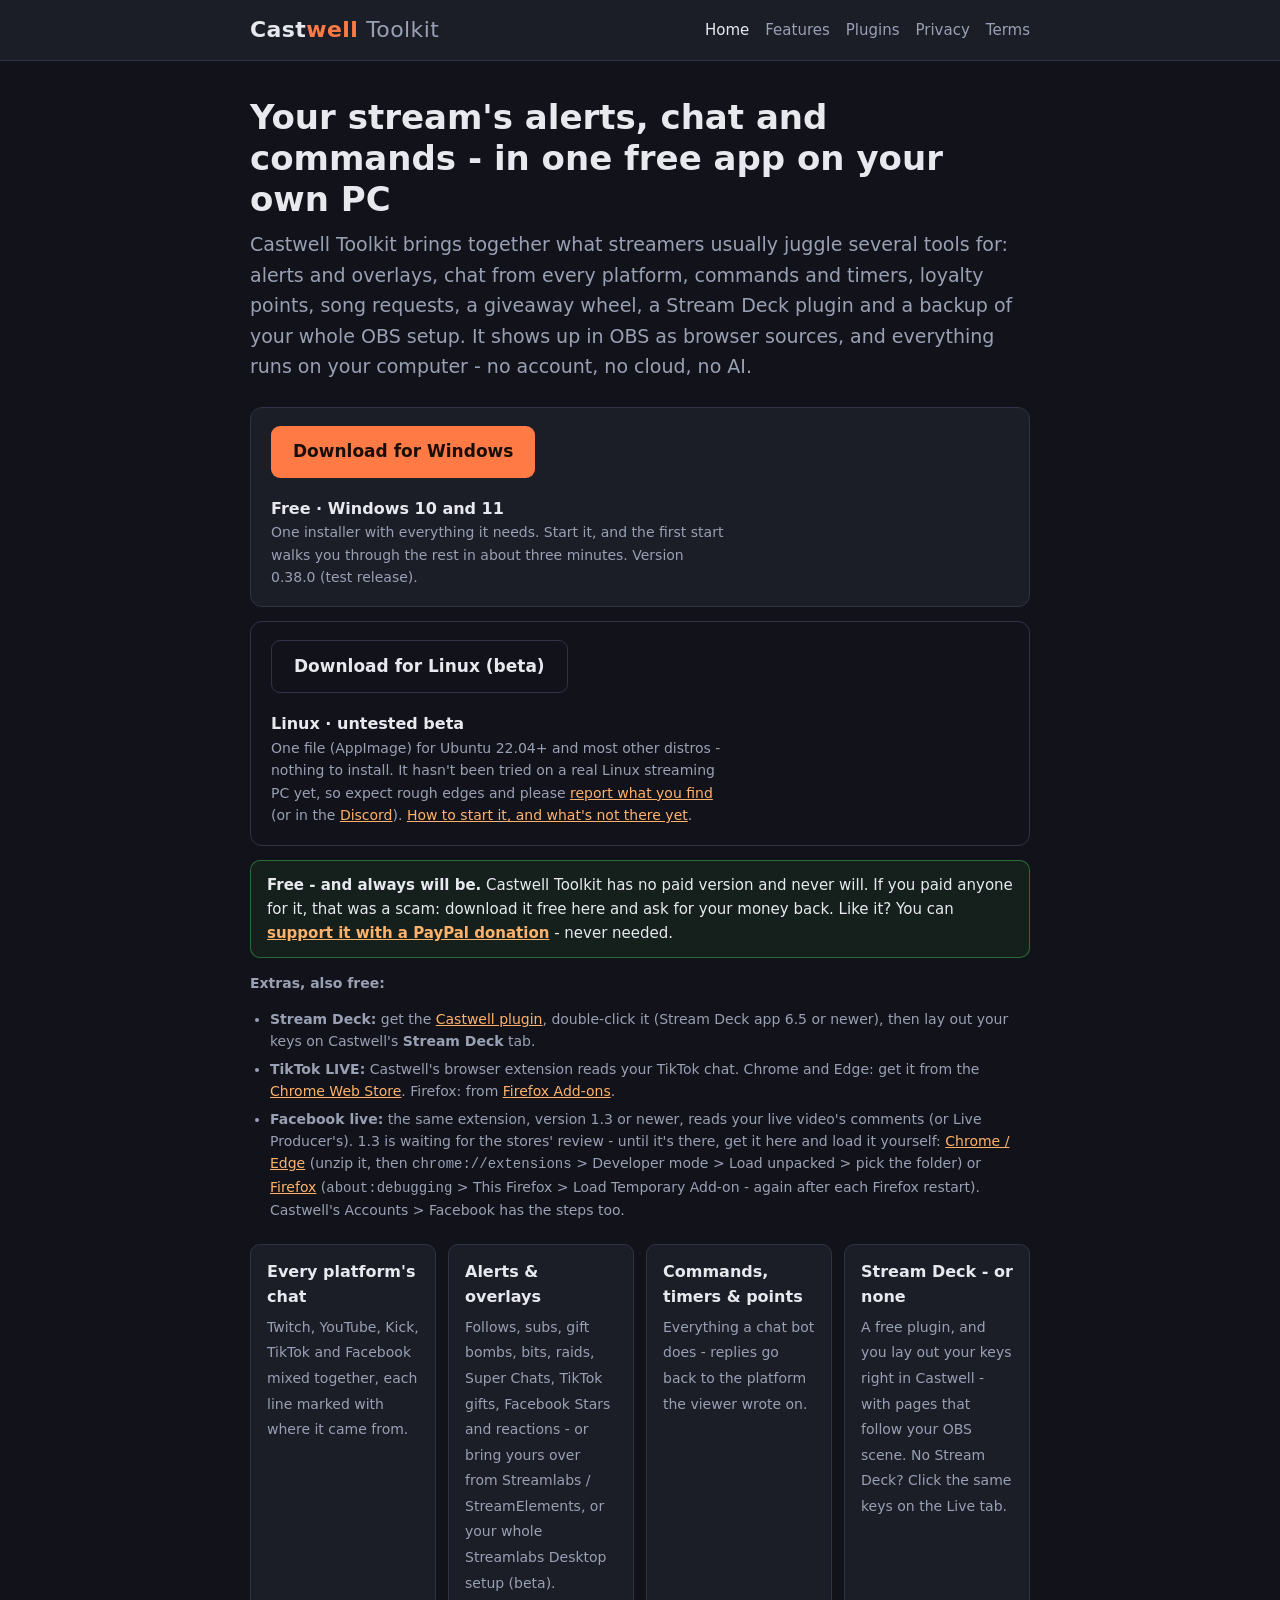
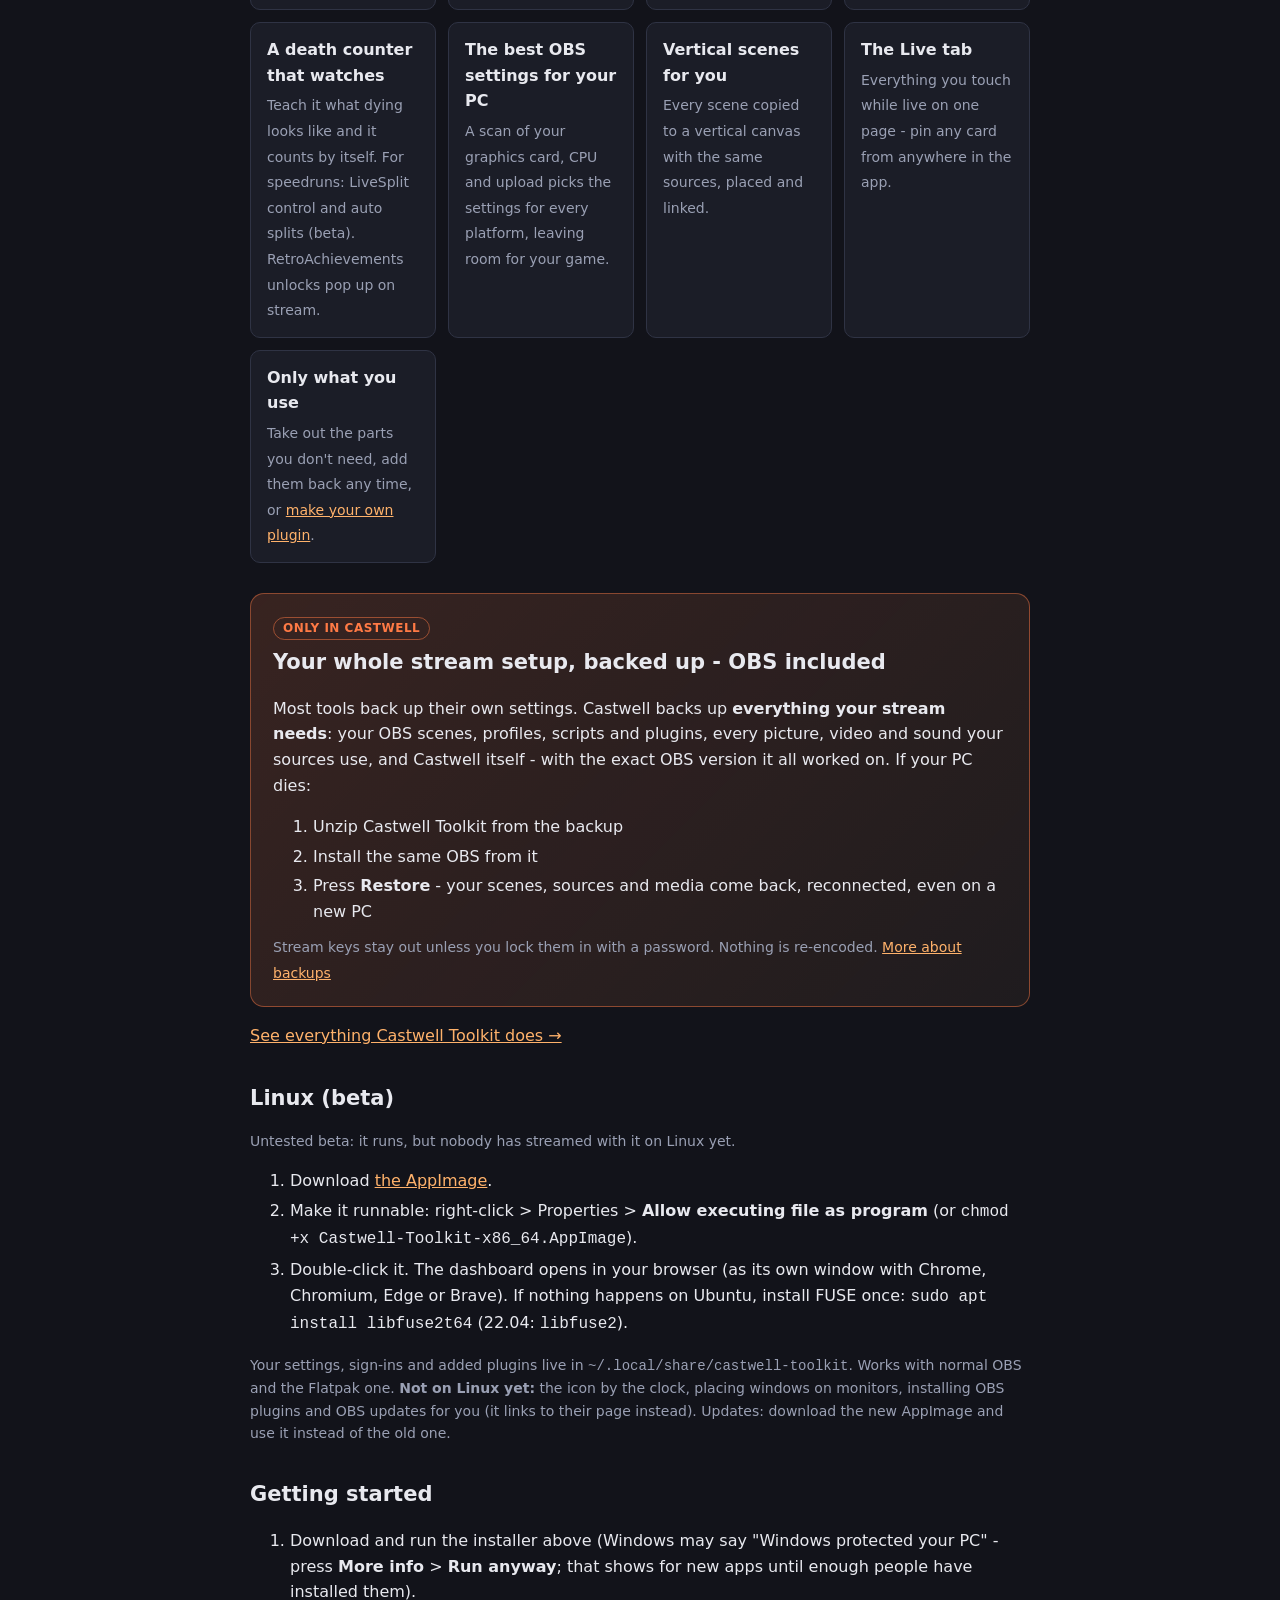
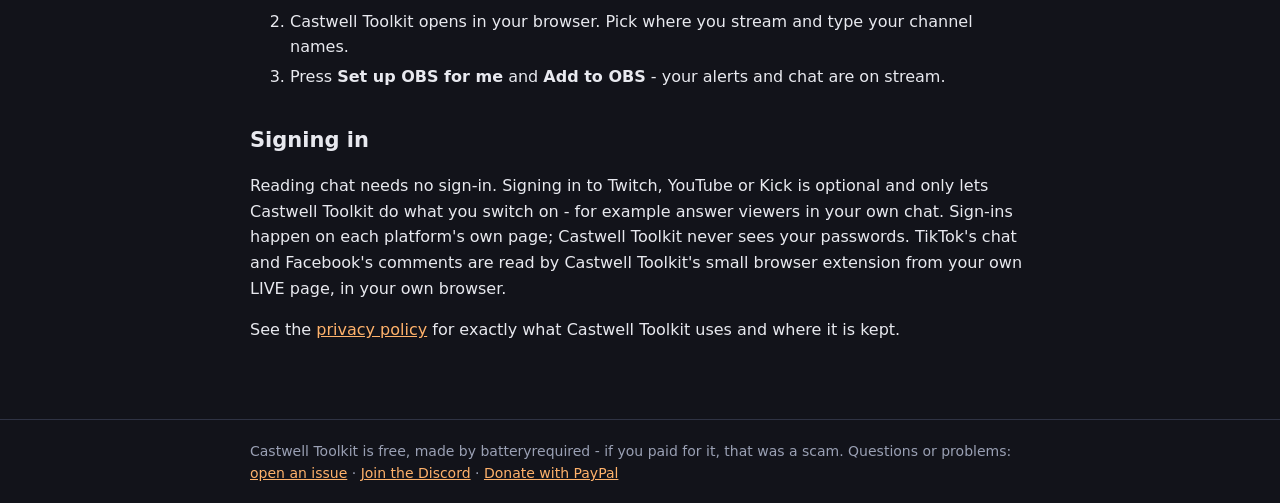
<file: index.html>
<!doctype html>
<html lang="en"><head><meta charset="utf-8"><meta name="viewport" content="width=device-width, initial-scale=1">
<title>Castwell Toolkit - free streamer toolkit for Twitch, YouTube, Kick, TikTok and Facebook</title>
  <meta name="description" content="Free streamer toolkit for Windows and Linux: chat from Twitch, YouTube, Kick, TikTok and Facebook in one place, alerts and overlays for OBS, commands and timers, loyalty points, a Stream Deck plugin, a death counter and a backup of your whole OBS setup. Free forever.">
  <link rel="canonical" href="https://batteryrequired.github.io/castwell-site/">
  <meta property="og:type" content="website">
  <meta property="og:title" content="Castwell Toolkit - free streamer toolkit for Twitch, YouTube, Kick, TikTok and Facebook">
  <meta property="og:description" content="Free streamer toolkit for Windows and Linux: chat from Twitch, YouTube, Kick, TikTok and Facebook in one place, alerts and overlays for OBS, commands and timers, loyalty points, a Stream Deck plugin, a death counter and a backup of your whole OBS setup. Free forever.">
  <meta property="og:url" content="https://batteryrequired.github.io/castwell-site/">
<link rel="stylesheet" href="style.css"></head><body>
<header><div class="wrap"><a class="logo" href="./">Cast<span>well</span> <i class="tk">Toolkit</i></a>
<nav><a href="./" class="on">Home</a><a href="features.html">Features</a><a href="plugins.html">Plugins</a><a href="privacy.html">Privacy</a><a href="terms.html">Terms</a></nav></div></header>
<main><div class="wrap">
<h1>Your stream's alerts, chat and commands - in one free app on your own PC</h1>
<p class="lead">Castwell Toolkit brings together what streamers usually juggle several tools for: alerts and overlays, chat from
every platform, commands and timers, loyalty points, song requests, a giveaway wheel, a Stream Deck plugin and a backup of your
whole OBS setup. It shows up in OBS as browser sources, and everything runs on your computer - no account, no cloud, no AI.</p>
<div class="dl" id="download">
  <a class="btn" href="downloads/CastwellSetup.exe">Download for Windows</a>
  <div><b>Free · Windows 10 and 11</b><small>One installer with everything it needs. Start it, and the first start walks you
    through the rest in about three minutes. Version <span id="ver">0.38.0</span> (test release).</small></div>
</div>
<div class="dl dl-linux">
  <a class="btn ghost" href="downloads/Castwell-Toolkit-x86_64.AppImage">Download for Linux (beta)</a>
  <div><b>Linux · untested beta</b><small>One file (AppImage) for Ubuntu 22.04+ and most other distros - nothing to install.
    It hasn't been tried on a real Linux streaming PC yet, so expect rough edges and please
    <a href="https://github.com/batteryrequired/castwell-site/issues">report what you find</a> (or in the <a href="https://discord.gg/quneD3ggeR" target="_blank" rel="noopener">Discord</a>).
    <a href="#linux">How to start it, and what's not there yet</a>.</small></div>
</div>
<div class="free-note"><b>Free - and always will be.</b> Castwell Toolkit has no paid version and never will. If you paid anyone
  for it, that was a scam: download it free here and ask for your money back. Like it? You can
  <a href="https://www.paypal.biz/batteryrequiredttv" target="_blank" rel="noopener">support it with a PayPal donation</a> - never needed.</div>
<p class="note"><b>Extras, also free:</b></p>
<ul class="note">
  <li><b>Stream Deck:</b> get the <a href="downloads/com.castwell.toolkit.streamDeckPlugin">Castwell plugin</a>, double-click it (Stream Deck
    app 6.5 or newer), then lay out your keys on Castwell's <b>Stream Deck</b> tab.</li>
  <li><b>TikTok LIVE:</b> Castwell's browser extension reads your TikTok chat. Chrome and Edge: get it from the
    <a href="https://chromewebstore.google.com/detail/castwell-toolkit-for-tikt/hdhcndjocekcggaopidenimpdakfojac" target="_blank" rel="noopener">Chrome Web Store</a>. Firefox: from
    <a href="https://addons.mozilla.org/addon/castwell-for-tiktok-live/" target="_blank" rel="noopener">Firefox Add-ons</a>.</li>
  <li><b>Facebook live:</b> the same extension, version 1.3 or newer, reads your live video's comments (or Live Producer's).
    1.3 is waiting for the stores' review - until it's there, get it here and load it yourself:
    <a href="downloads/castwell-extension-1.3.0-chrome-edge.zip">Chrome / Edge</a> (unzip it, then <code>chrome://extensions</code> &gt;
    Developer mode &gt; Load unpacked &gt; pick the folder) or <a href="downloads/castwell-extension-1.3.0-firefox.zip">Firefox</a>
    (<code>about:debugging</code> &gt; This Firefox &gt; Load Temporary Add-on - again after each Firefox restart). Castwell's
    Accounts &gt; Facebook has the steps too.</li>
</ul>
<div class="grid">
  <div class="card"><b>Every platform's chat</b><small>Twitch, YouTube, Kick, TikTok and Facebook mixed together, each line marked with where it came from.</small></div>
  <div class="card"><b>Alerts &amp; overlays</b><small>Follows, subs, gift bombs, bits, raids, Super Chats, TikTok gifts, Facebook Stars and reactions - or bring yours over from Streamlabs / StreamElements, or your whole Streamlabs Desktop setup (beta).</small></div>
  <div class="card"><b>Commands, timers &amp; points</b><small>Everything a chat bot does - replies go back to the platform the viewer wrote on.</small></div>
  <div class="card"><b>Stream Deck - or none</b><small>A free plugin, and you lay out your keys right in Castwell - with pages that follow your OBS scene. No Stream Deck? Click the same keys on the Live tab.</small></div>
  <div class="card"><b>A death counter that watches</b><small>Teach it what dying looks like and it counts by itself. For speedruns: LiveSplit control and auto splits (beta). RetroAchievements unlocks pop up on stream.</small></div>
  <div class="card"><b>The best OBS settings for your PC</b><small>A scan of your graphics card, CPU and upload picks the settings for every platform, leaving room for your game.</small></div>
  <div class="card"><b>Vertical scenes for you</b><small>Every scene copied to a vertical canvas with the same sources, placed and linked.</small></div>
  <div class="card"><b>The Live tab</b><small>Everything you touch while live on one page - pin any card from anywhere in the app.</small></div>
  <div class="card"><b>Only what you use</b><small>Take out the parts you don't need, add them back any time, or <a href="plugins.html">make your own plugin</a>.</small></div>
</div>
<div class="hero-backup">
  <span class="tag">Only in Castwell</span>
  <h2>Your whole stream setup, backed up - OBS included</h2>
  <p>Most tools back up their own settings. Castwell backs up <b>everything your stream needs</b>: your OBS scenes, profiles,
  scripts and plugins, every picture, video and sound your sources use, and Castwell itself - with the exact OBS version
  it all worked on. If your PC dies:</p>
  <ol>
    <li>Unzip Castwell Toolkit from the backup</li>
    <li>Install the same OBS from it</li>
    <li>Press <b>Restore</b> - your scenes, sources and media come back, reconnected, even on a new PC</li>
  </ol>
  <small class="note">Stream keys stay out unless you lock them in with a password. Nothing is re-encoded. <a href="features.html#backup">More about backups</a></small>
</div>
<p><a href="features.html">See everything Castwell Toolkit does &rarr;</a></p>
<h2 id="linux">Linux (beta)</h2>
<p class="note">Untested beta: it runs, but nobody has streamed with it on Linux yet.</p>
<ol>
  <li>Download <a href="downloads/Castwell-Toolkit-x86_64.AppImage">the AppImage</a>.</li>
  <li>Make it runnable: right-click &gt; Properties &gt; <b>Allow executing file as program</b> (or <code>chmod +x Castwell-Toolkit-x86_64.AppImage</code>).</li>
  <li>Double-click it. The dashboard opens in your browser (as its own window with Chrome, Chromium, Edge or Brave).
    If nothing happens on Ubuntu, install FUSE once: <code>sudo apt install libfuse2t64</code> (22.04: <code>libfuse2</code>).</li>
</ol>
<p class="note">Your settings, sign-ins and added plugins live in <code>~/.local/share/castwell-toolkit</code>. Works with normal
OBS and the Flatpak one. <b>Not on Linux yet:</b> the icon by the clock, placing windows on monitors, installing OBS plugins
and OBS updates for you (it links to their page instead). Updates: download the new AppImage and use it instead of the old one.</p>

<h2>Getting started</h2>
<ol>
  <li>Download and run the installer above (Windows may say "Windows protected your PC" - press <b>More info</b> &gt;
    <b>Run anyway</b>; that shows for new apps until enough people have installed them).</li>
  <li>Castwell Toolkit opens in your browser. Pick where you stream and type your channel names.</li>
  <li>Press <b>Set up OBS for me</b> and <b>Add to OBS</b> - your alerts and chat are on stream.</li>
</ol>
<h2>Signing in</h2>
<p>Reading chat needs no sign-in. Signing in to Twitch, YouTube or Kick is optional and only lets Castwell Toolkit do what you
switch on - for example answer viewers in your own chat. Sign-ins happen on each platform's own page; Castwell Toolkit never
sees your passwords. TikTok's chat and Facebook's comments are read by Castwell Toolkit's small browser extension from your own LIVE page, in your own browser.</p>
<p>See the <a href="privacy.html">privacy policy</a> for exactly what Castwell Toolkit uses and where it is kept.</p>
</div></main>
<footer><div class="wrap">Castwell Toolkit is free, made by batteryrequired - if you paid for it, that was a scam. Questions or problems:
<a href="https://github.com/batteryrequired/castwell-site/issues">open an issue</a> · <a href="https://discord.gg/quneD3ggeR" target="_blank" rel="noopener">Join the Discord</a> · <a href="https://www.paypal.biz/batteryrequiredttv" target="_blank" rel="noopener">Donate with PayPal</a></div></footer>
</body></html>
</file>
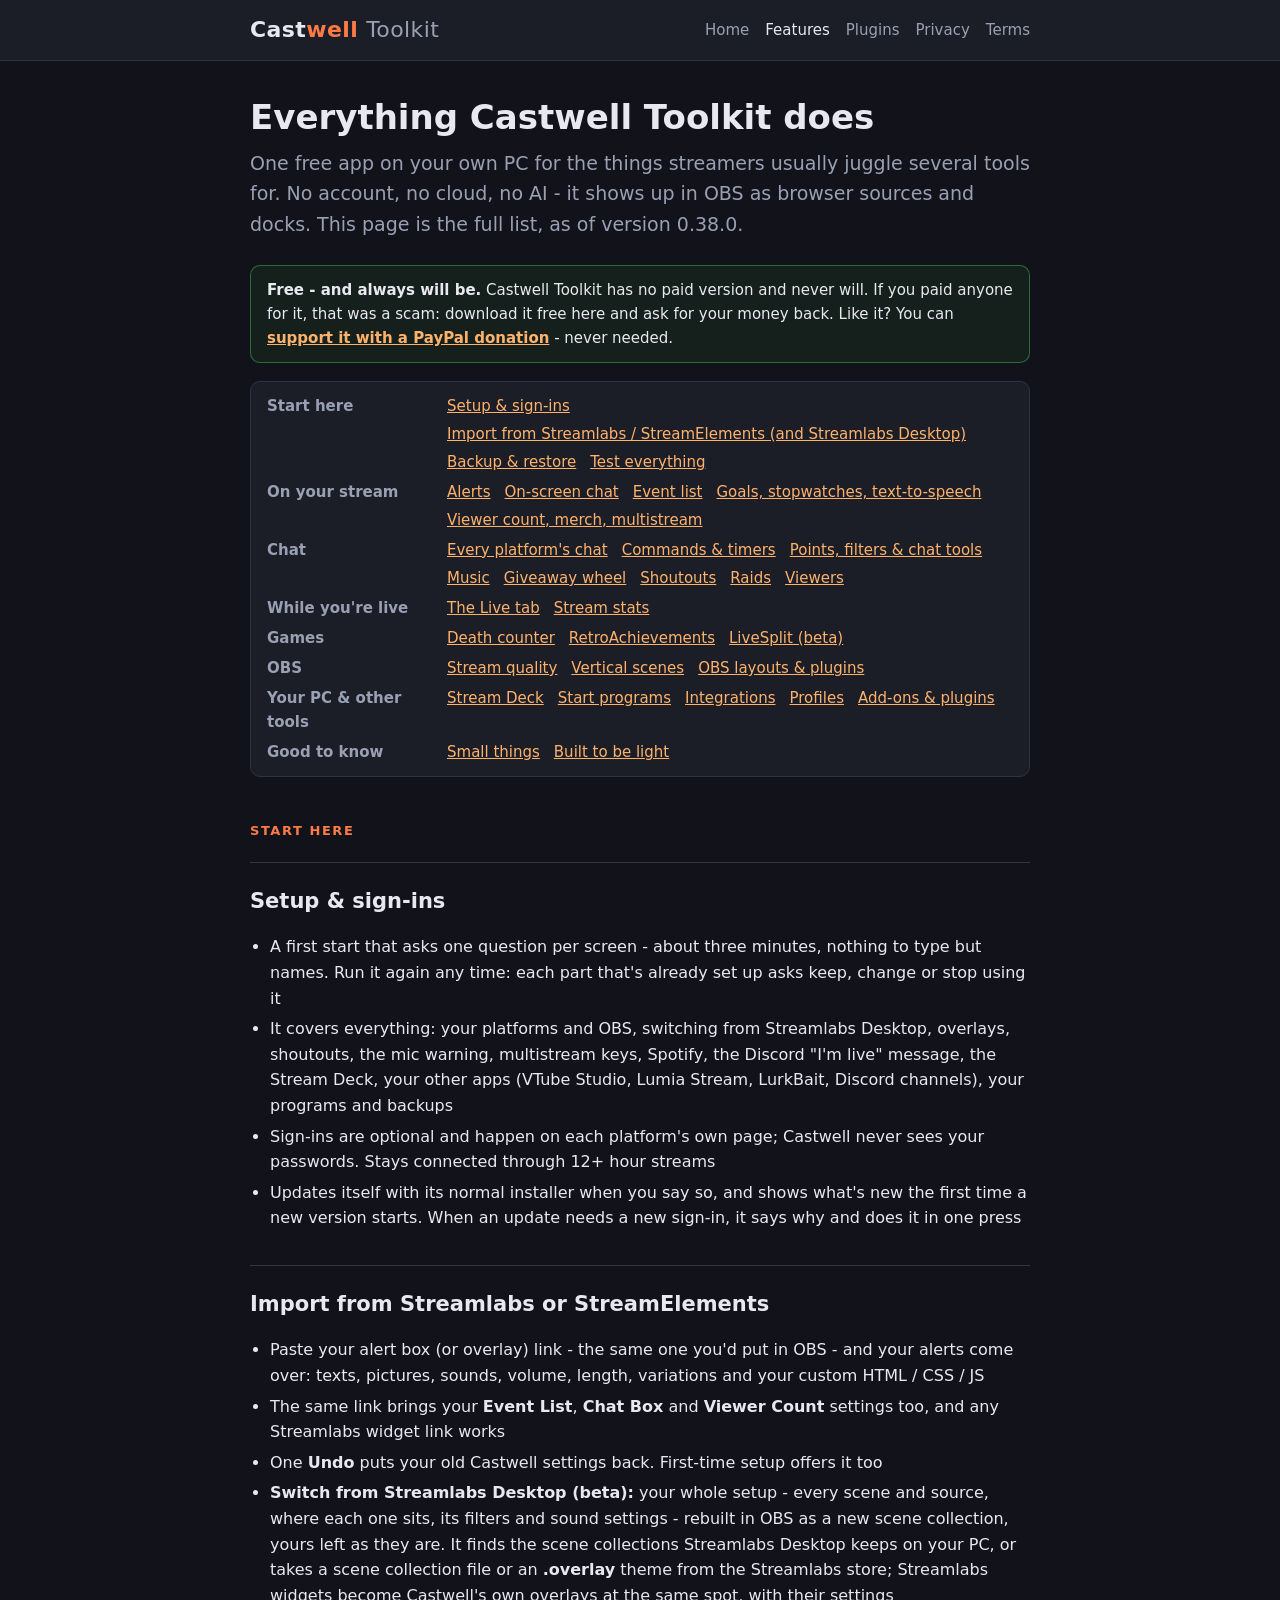
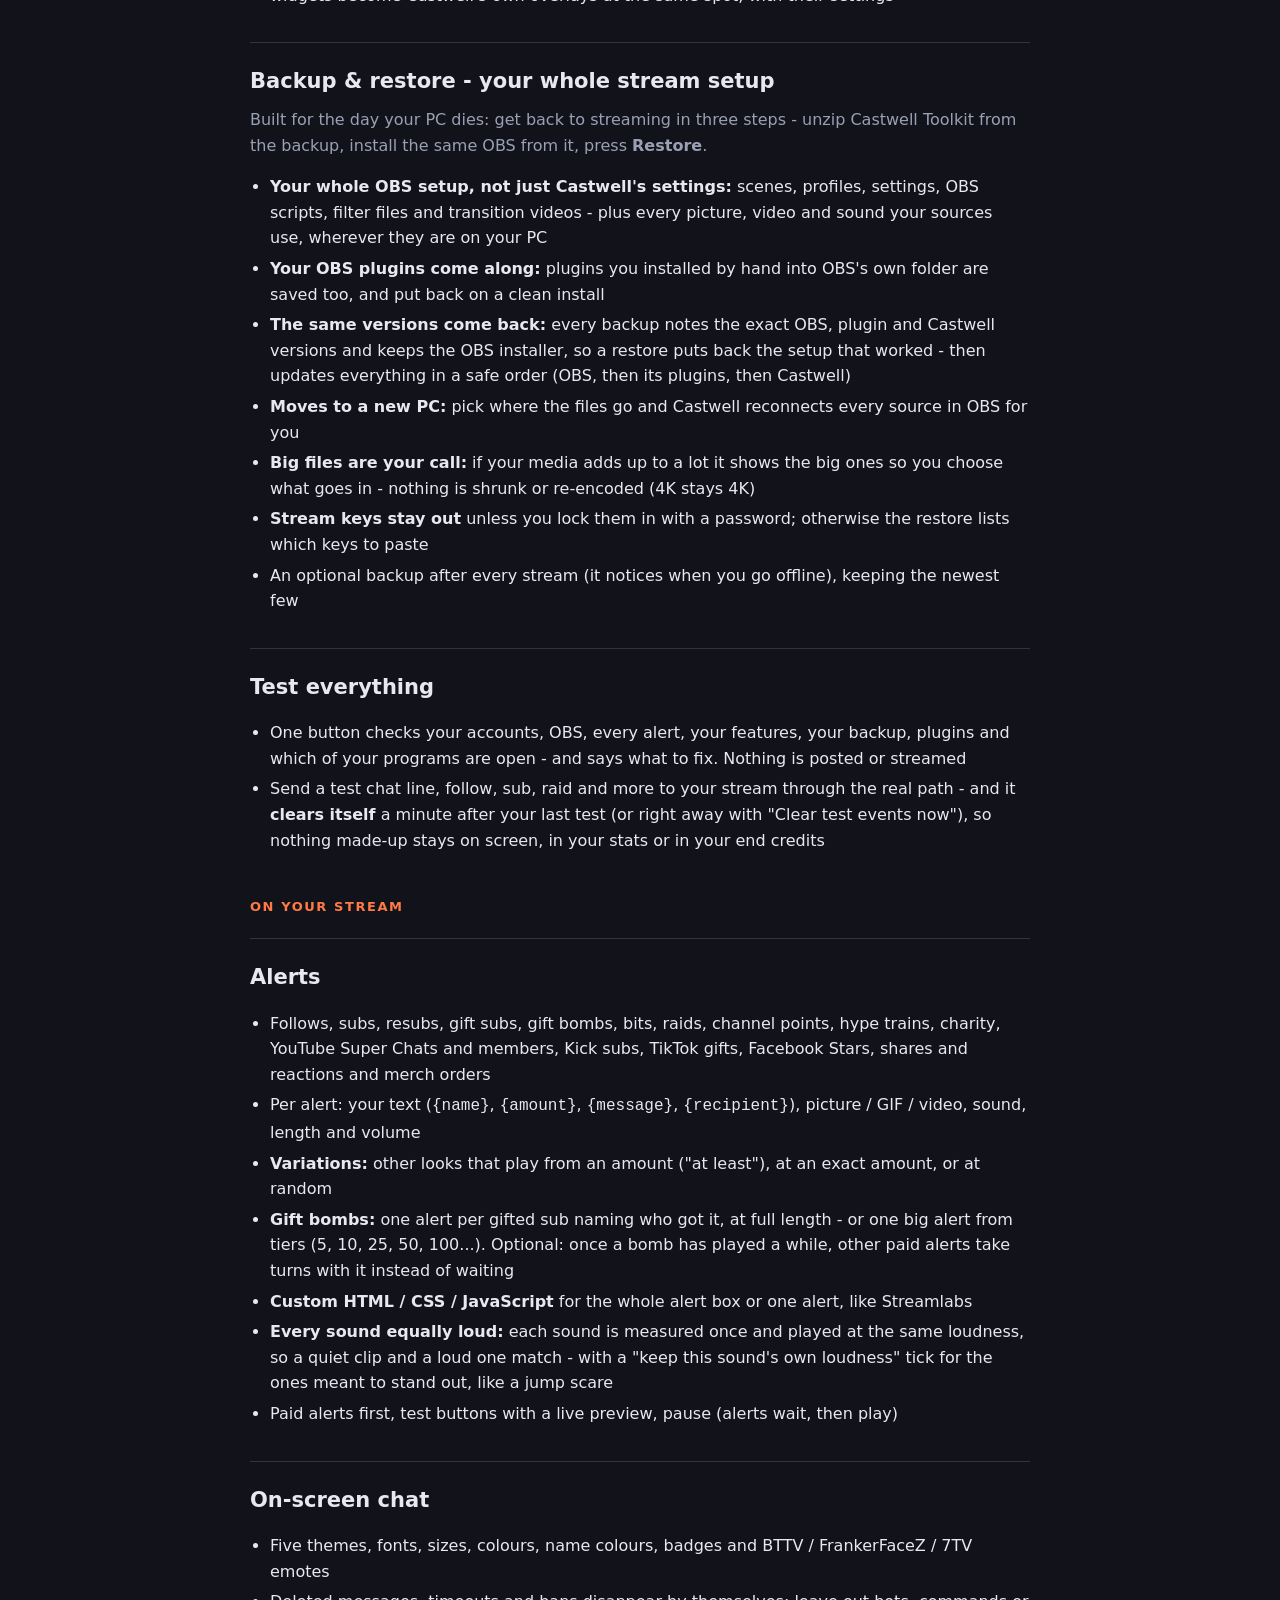
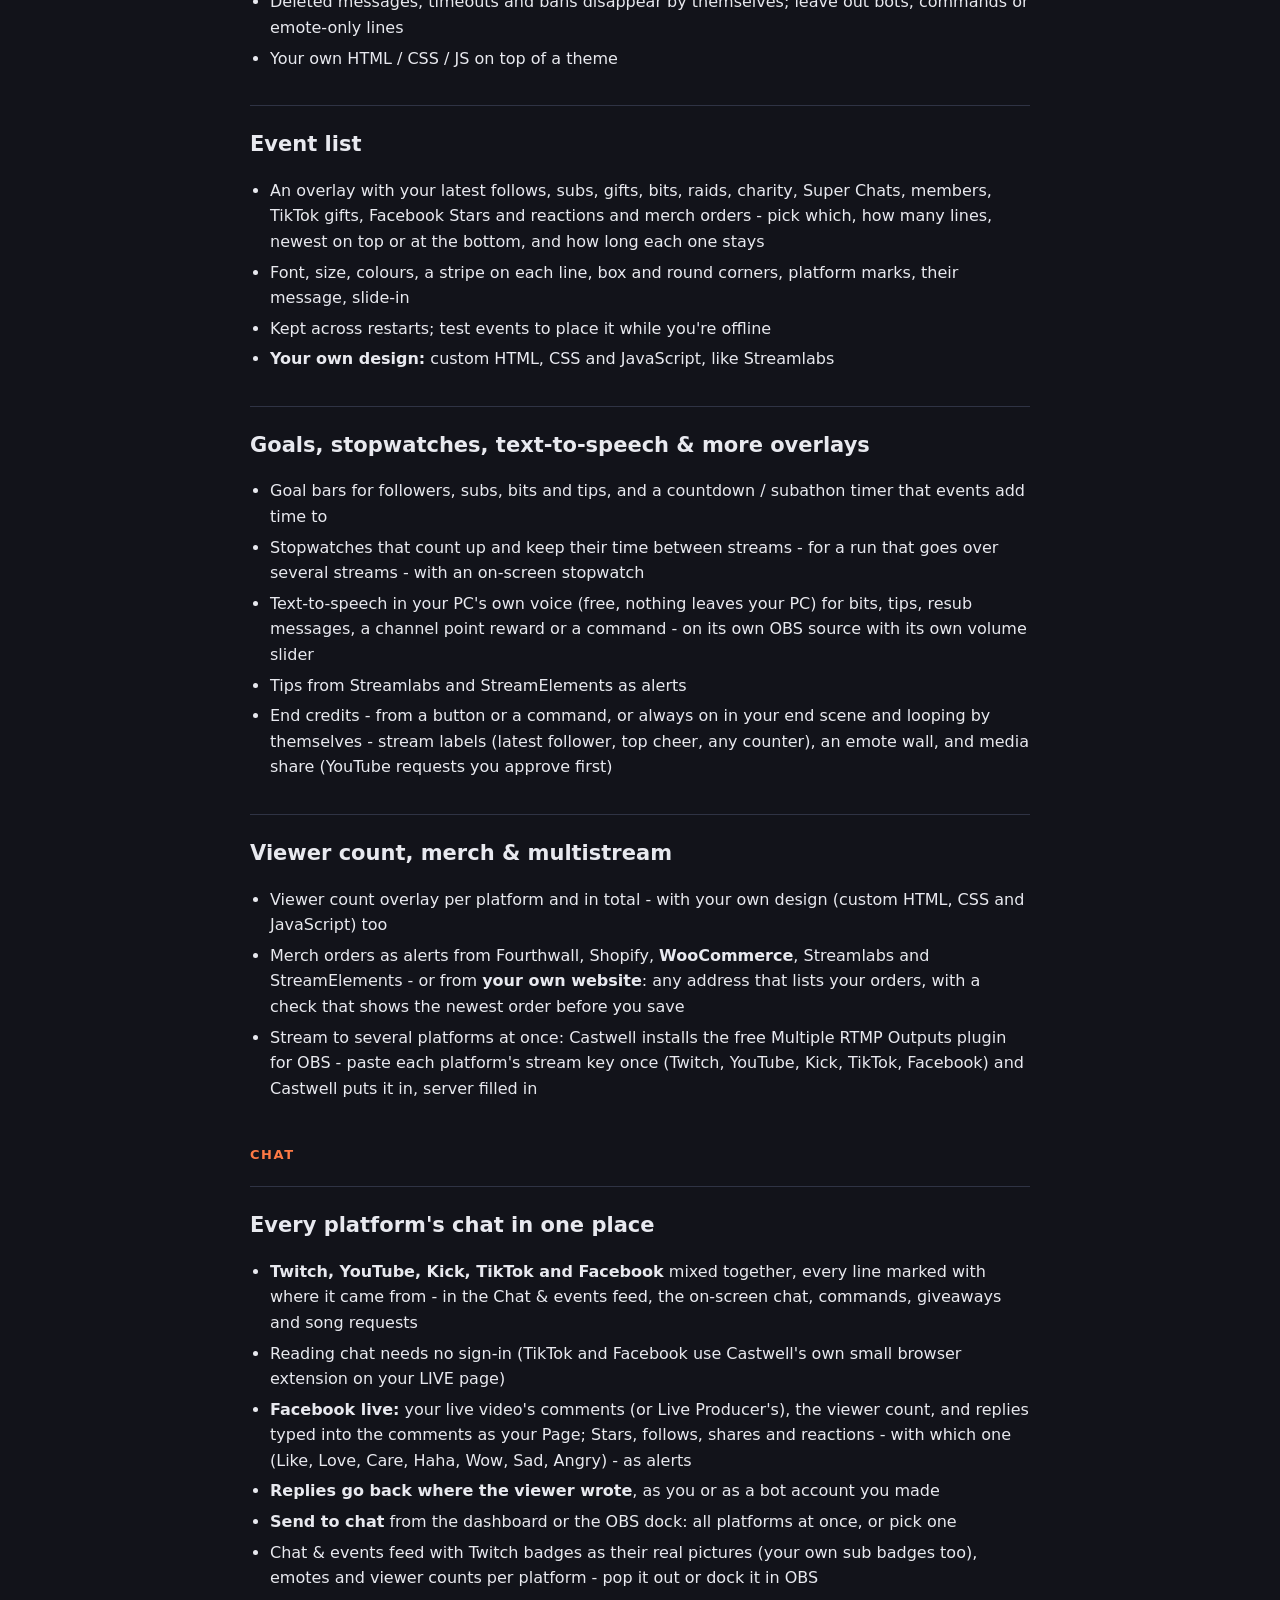
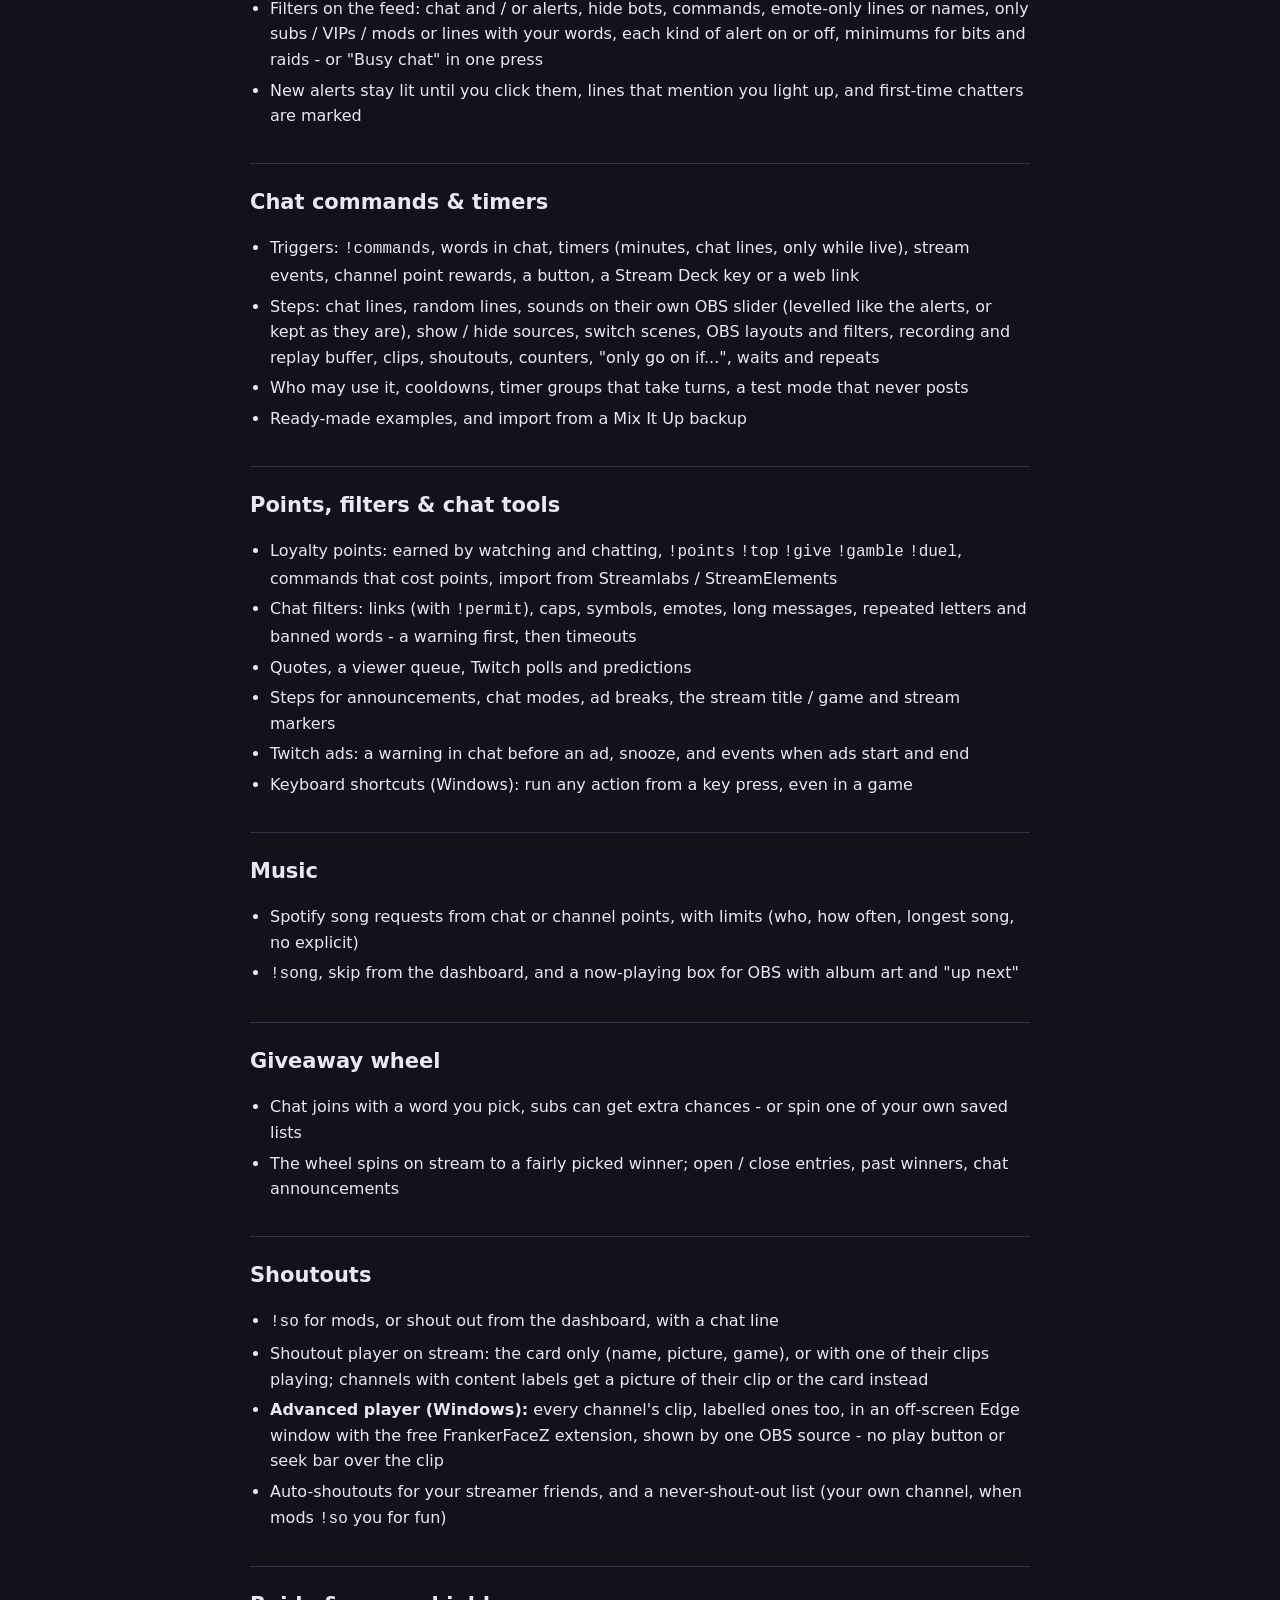
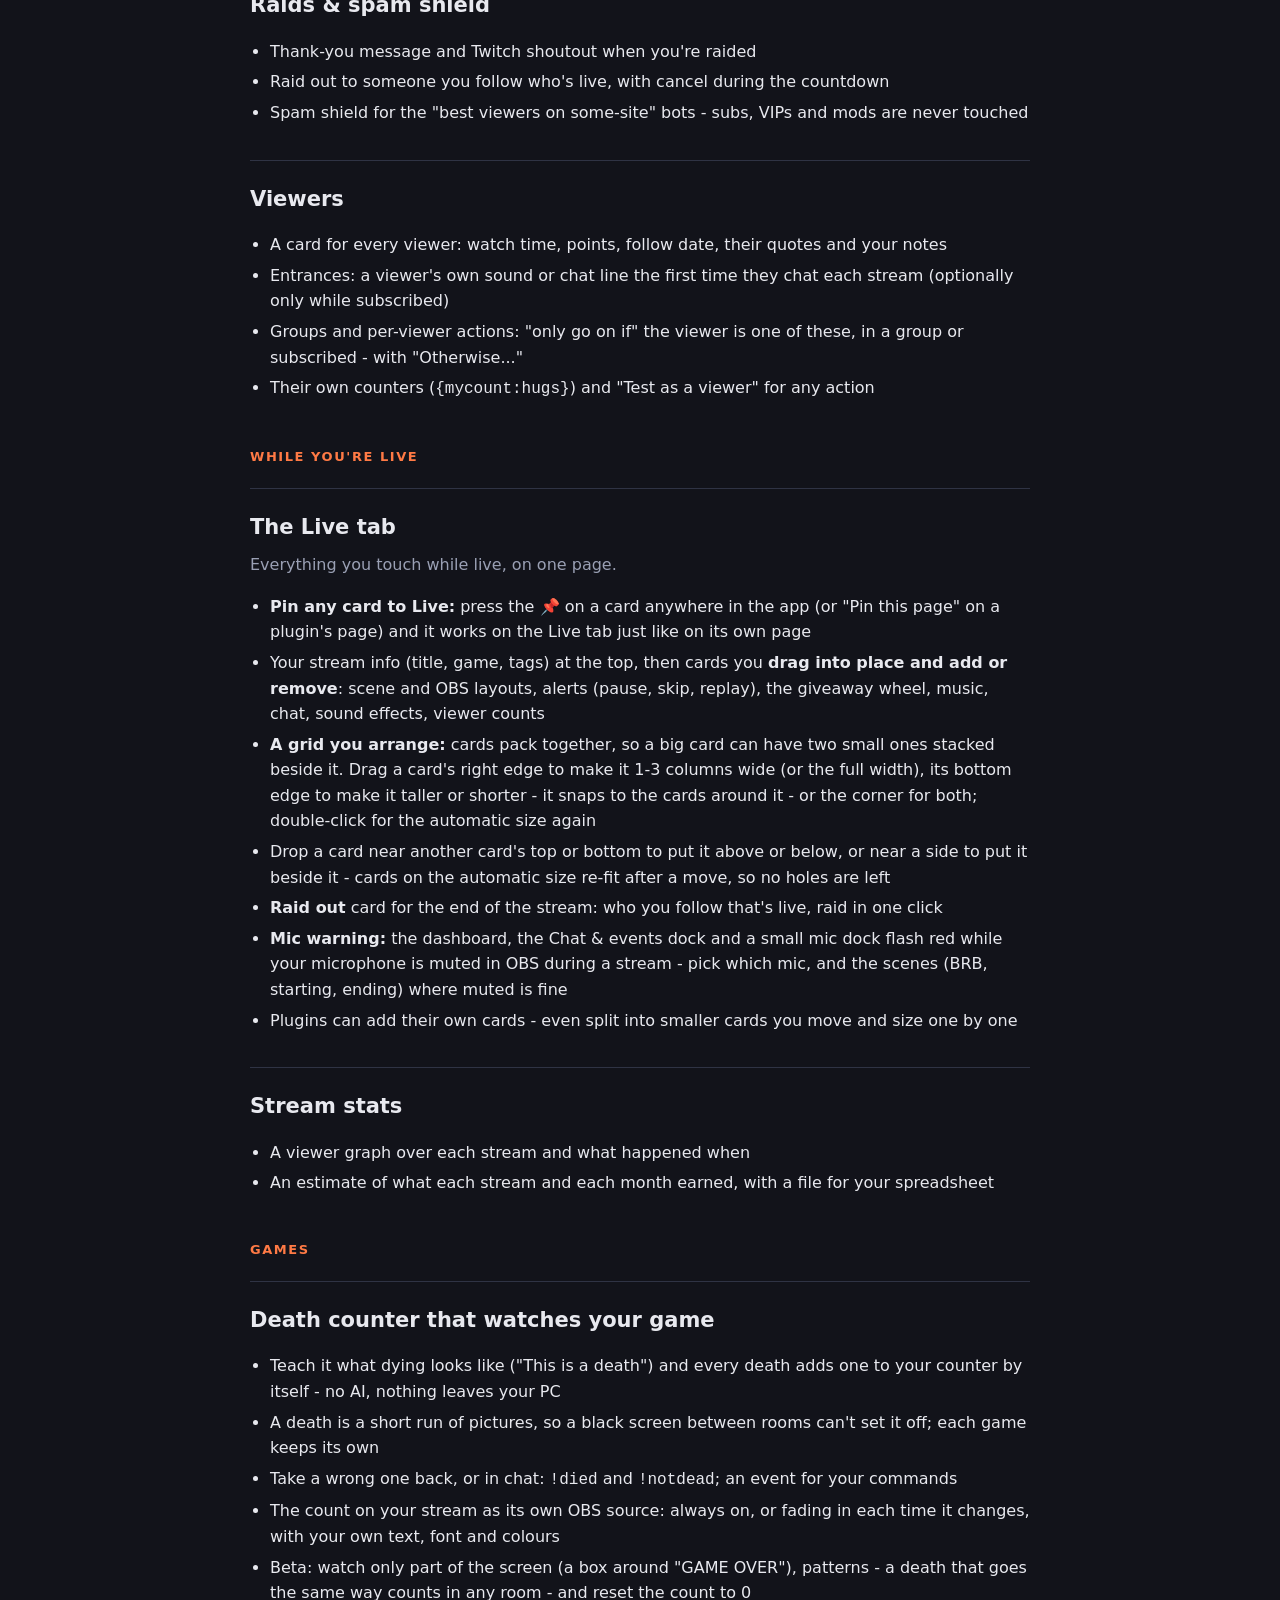
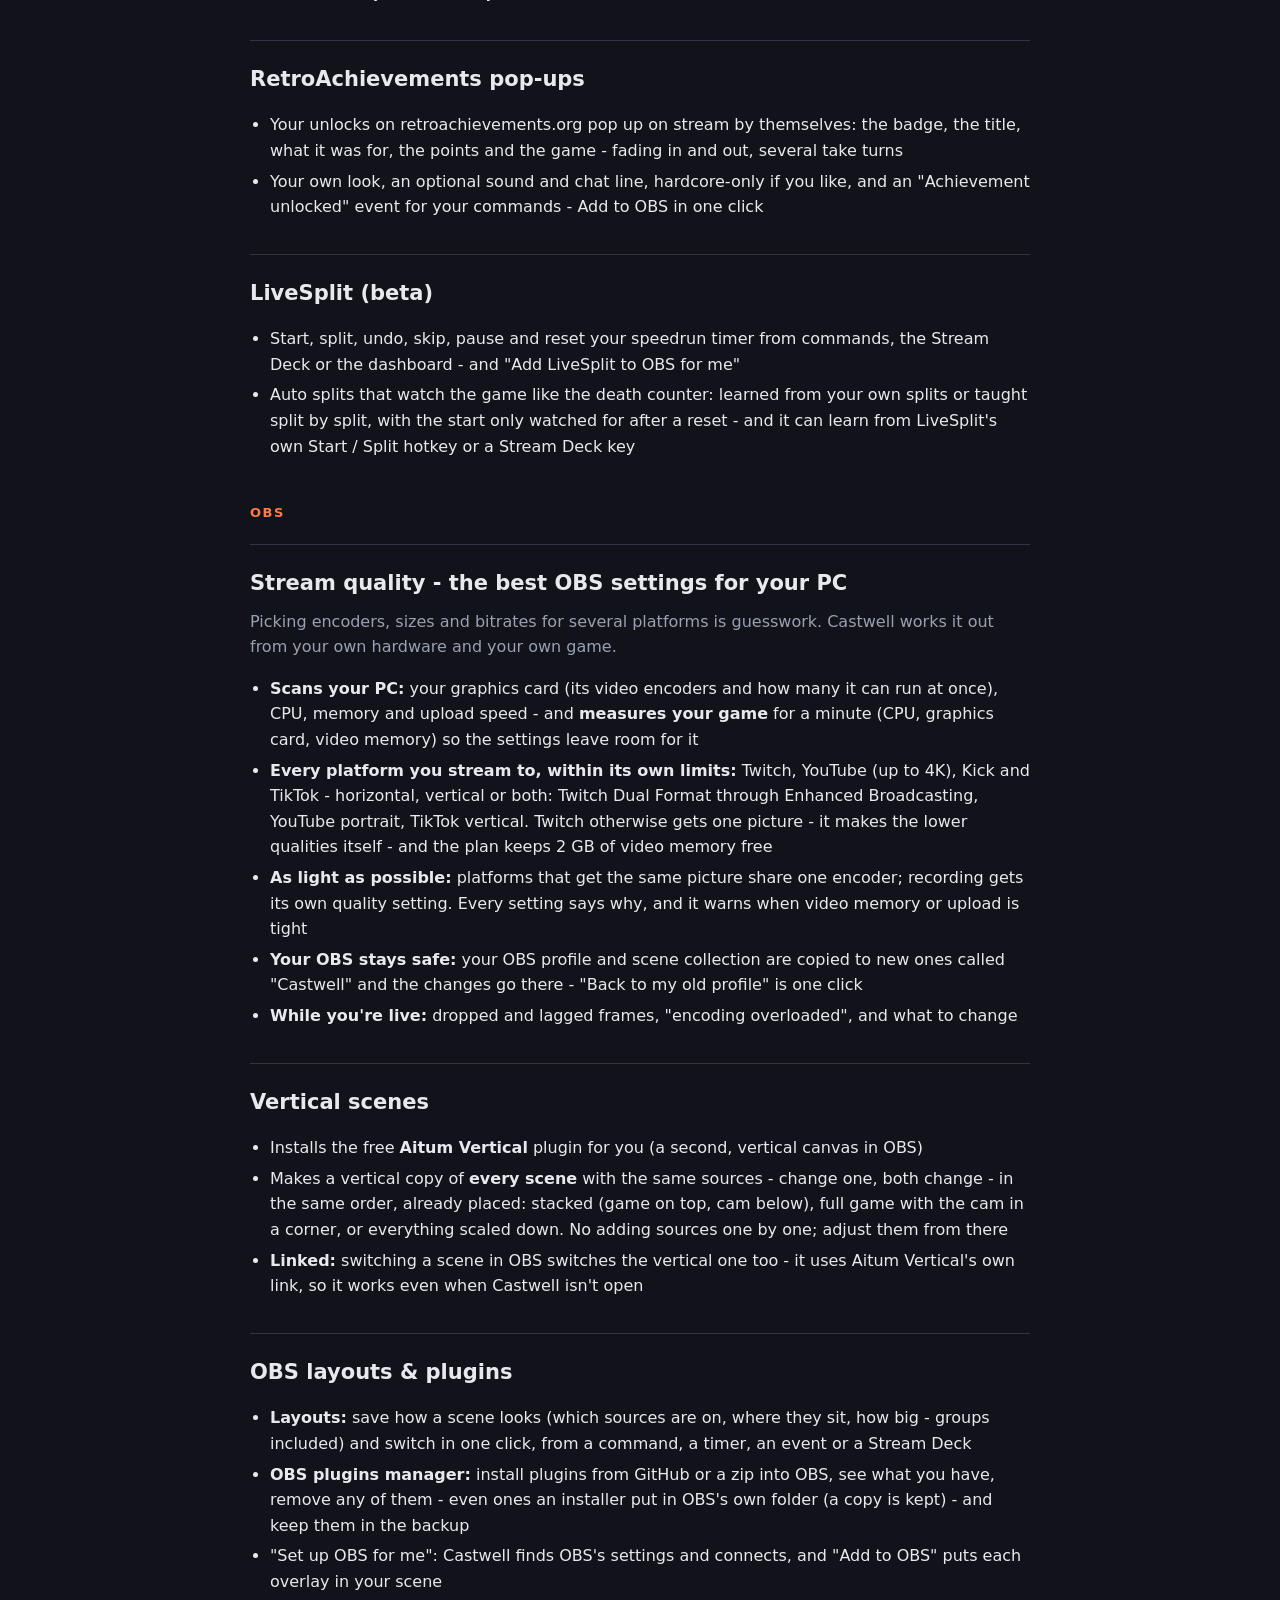
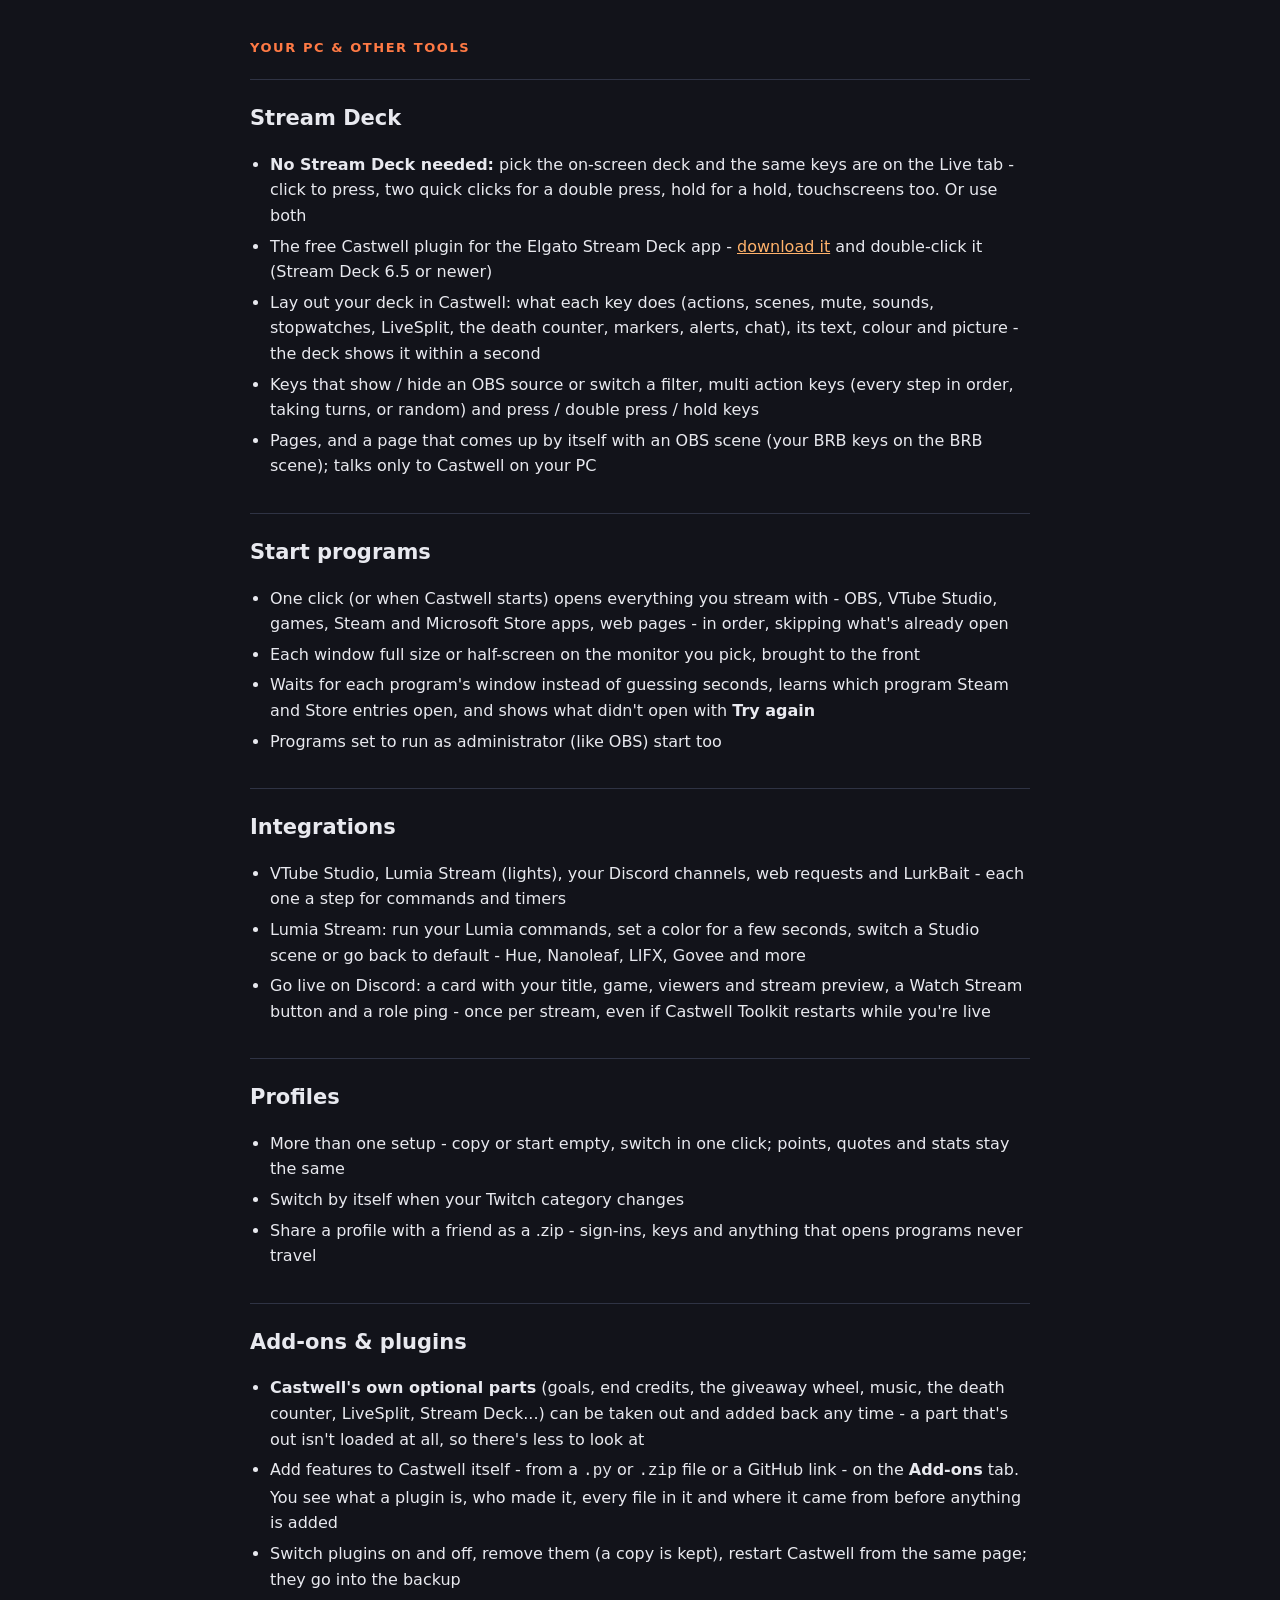
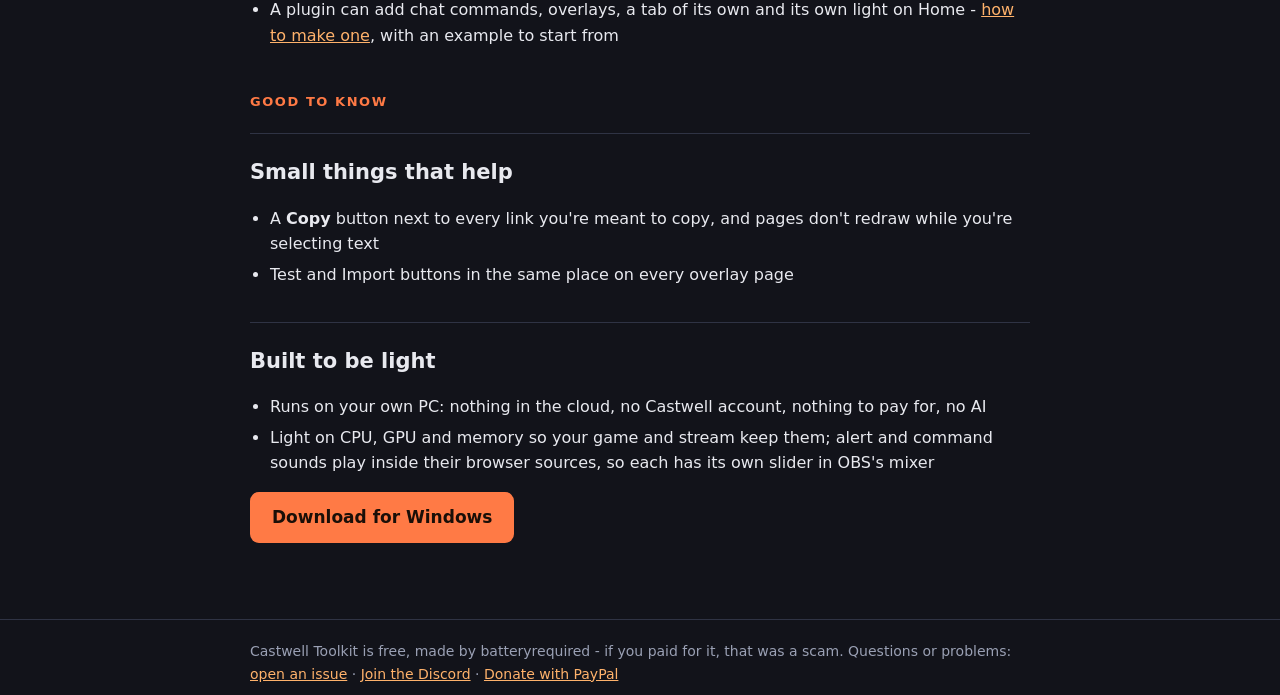
<file: features.html>
<!doctype html>
<html lang="en"><head><meta charset="utf-8"><meta name="viewport" content="width=device-width, initial-scale=1">
<title>Castwell Toolkit - Features</title>
  <meta name="description" content="Everything Castwell Toolkit does: multi-platform chat, alerts and OBS overlays, commands and timers, loyalty points, a Stream Deck plugin, a death counter, RetroAchievements pop-ups, LiveSplit, giveaways, Spotify, whole-setup backup, stream quality check and add-ons.">
  <link rel="canonical" href="https://batteryrequired.github.io/castwell-site/features.html">
  <meta property="og:type" content="website">
  <meta property="og:title" content="Castwell Toolkit - Features">
  <meta property="og:description" content="Everything Castwell Toolkit does: multi-platform chat, alerts and OBS overlays, commands and timers, loyalty points, a Stream Deck plugin, a death counter, RetroAchievements pop-ups, LiveSplit, giveaways, Spotify, whole-setup backup, stream quality check and add-ons.">
  <meta property="og:url" content="https://batteryrequired.github.io/castwell-site/features.html">
<link rel="stylesheet" href="style.css"></head><body>
<header><div class="wrap"><a class="logo" href="./">Cast<span>well</span> <i class="tk">Toolkit</i></a>
<nav><a href="./">Home</a><a href="features.html" class="on">Features</a><a href="plugins.html">Plugins</a><a href="privacy.html">Privacy</a><a href="terms.html">Terms</a></nav></div></header>
<main><div class="wrap feat">
<h1>Everything Castwell Toolkit does</h1>
<p class="lead">One free app on your own PC for the things streamers usually juggle several tools for. No account, no cloud,
no AI - it shows up in OBS as browser sources and docks. This page is the full list, as of version <span id="ver">0.38.0</span>.</p>
<div class="free-note"><b>Free - and always will be.</b> Castwell Toolkit has no paid version and never will. If you paid anyone
  for it, that was a scam: download it free here and ask for your money back. Like it? You can
  <a href="https://www.paypal.biz/batteryrequiredttv" target="_blank" rel="noopener">support it with a PayPal donation</a> - never needed.</div>
<div class="toc">
  <div><b>Start here</b><span><a href="#setup">Setup &amp; sign-ins</a><a href="#import">Import from Streamlabs / StreamElements (and Streamlabs Desktop)</a><a href="#backup">Backup &amp; restore</a><a href="#test">Test everything</a></span></div>
  <div><b>On your stream</b><span><a href="#alerts">Alerts</a><a href="#overlay">On-screen chat</a><a href="#events">Event list</a><a href="#onstream">Goals, stopwatches, text-to-speech</a><a href="#more">Viewer count, merch, multistream</a></span></div>
  <div><b>Chat</b><span><a href="#chat">Every platform's chat</a><a href="#commands">Commands &amp; timers</a><a href="#bot">Points, filters &amp; chat tools</a><a href="#music">Music</a><a href="#wheel">Giveaway wheel</a><a href="#shoutouts">Shoutouts</a><a href="#raids">Raids</a><a href="#viewers">Viewers</a></span></div>
  <div><b>While you're live</b><span><a href="#live">The Live tab</a><a href="#stats">Stream stats</a></span></div>
  <div><b>Games</b><span><a href="#deaths">Death counter</a><a href="#retro">RetroAchievements</a><a href="#livesplit">LiveSplit (beta)</a></span></div>
  <div><b>OBS</b><span><a href="#quality">Stream quality</a><a href="#vertical">Vertical scenes</a><a href="#obs">OBS layouts &amp; plugins</a></span></div>
  <div><b>Your PC &amp; other tools</b><span><a href="#streamdeck">Stream Deck</a><a href="#programs">Start programs</a><a href="#integrations">Integrations</a><a href="#profiles">Profiles</a><a href="#plugins">Add-ons &amp; plugins</a></span></div>
  <div><b>Good to know</b><span><a href="#copy">Small things</a><a href="#light">Built to be light</a></span></div>
</div>

<div class="grp">Start here</div>

<h2 id="setup">Setup &amp; sign-ins</h2>
<ul>
  <li>A first start that asks one question per screen - about three minutes, nothing to type but names. Run it again any time: each part that's already set up asks keep, change or stop using it</li>
  <li>It covers everything: your platforms and OBS, switching from Streamlabs Desktop, overlays, shoutouts, the mic warning, multistream keys, Spotify, the Discord "I'm live" message, the Stream Deck, your other apps (VTube Studio, Lumia Stream, LurkBait, Discord channels), your programs and backups</li>
  <li>Sign-ins are optional and happen on each platform's own page; Castwell never sees your passwords. Stays connected
    through 12+ hour streams</li>
  <li>Updates itself with its normal installer when you say so, and shows what's new the first time a new version starts. When an update needs a new sign-in, it says why and does it in one press</li>
</ul>

<h2 id="import">Import from Streamlabs or StreamElements</h2>
<ul>
  <li>Paste your alert box (or overlay) link - the same one you'd put in OBS - and your alerts come over: texts, pictures,
    sounds, volume, length, variations and your custom HTML / CSS / JS</li>
  <li>The same link brings your <b>Event List</b>, <b>Chat Box</b> and <b>Viewer Count</b> settings too, and any Streamlabs
    widget link works</li>
  <li>One <b>Undo</b> puts your old Castwell settings back. First-time setup offers it too</li>
  <li><b>Switch from Streamlabs Desktop (beta):</b> your whole setup - every scene and source, where each one sits, its filters
    and sound settings - rebuilt in OBS as a new scene collection, yours left as they are. It finds the scene collections
    Streamlabs Desktop keeps on your PC, or takes a scene collection file or an <b>.overlay</b> theme from the Streamlabs
    store; Streamlabs widgets become Castwell's own overlays at the same spot, with their settings</li>
</ul>

<h2 id="backup">Backup &amp; restore - your whole stream setup</h2>
<p class="why">Built for the day your PC dies: get back to streaming in three steps - unzip Castwell Toolkit from the backup,
install the same OBS from it, press <b>Restore</b>.</p>
<ul>
  <li><b>Your whole OBS setup, not just Castwell's settings:</b> scenes, profiles, settings, OBS scripts, filter files and
    transition videos - plus every picture, video and sound your sources use, wherever they are on your PC</li>
  <li><b>Your OBS plugins come along:</b> plugins you installed by hand into OBS's own folder are saved too, and put back on a
    clean install</li>
  <li><b>The same versions come back:</b> every backup notes the exact OBS, plugin and Castwell versions and keeps the OBS
    installer, so a restore puts back the setup that worked - then updates everything in a safe order (OBS, then its
    plugins, then Castwell)</li>
  <li><b>Moves to a new PC:</b> pick where the files go and Castwell reconnects every source in OBS for you</li>
  <li><b>Big files are your call:</b> if your media adds up to a lot it shows the big ones so you choose what goes in - nothing
    is shrunk or re-encoded (4K stays 4K)</li>
  <li><b>Stream keys stay out</b> unless you lock them in with a password; otherwise the restore lists which keys to paste</li>
  <li>An optional backup after every stream (it notices when you go offline), keeping the newest few</li>
</ul>

<h2 id="test">Test everything</h2>
<ul>
  <li>One button checks your accounts, OBS, every alert, your features, your backup, plugins and which of your programs are
    open - and says what to fix. Nothing is posted or streamed</li>
  <li>Send a test chat line, follow, sub, raid and more to your stream through the real path - and it <b>clears itself</b> a
    minute after your last test (or right away with "Clear test events now"), so nothing made-up stays on screen, in your
    stats or in your end credits</li>
</ul>

<div class="grp">On your stream</div>

<h2 id="alerts">Alerts</h2>
<ul>
  <li>Follows, subs, resubs, gift subs, gift bombs, bits, raids, channel points, hype trains, charity, YouTube Super Chats and
    members, Kick subs, TikTok gifts, Facebook Stars, shares and reactions and merch orders</li>
  <li>Per alert: your text (<code>{name}</code>, <code>{amount}</code>, <code>{message}</code>, <code>{recipient}</code>), picture /
    GIF / video, sound, length and volume</li>
  <li><b>Variations:</b> other looks that play from an amount ("at least"), at an exact amount, or at random</li>
  <li><b>Gift bombs:</b> one alert per gifted sub naming who got it, at full length - or one big alert from tiers (5, 10, 25,
    50, 100...). Optional: once a bomb has played a while, other paid alerts take turns with it instead of waiting</li>
  <li><b>Custom HTML / CSS / JavaScript</b> for the whole alert box or one alert, like Streamlabs</li>
  <li><b>Every sound equally loud:</b> each sound is measured once and played at the same loudness, so a quiet clip and
    a loud one match - with a "keep this sound's own loudness" tick for the ones meant to stand out, like a jump scare</li>
  <li>Paid alerts first, test buttons with a live preview, pause (alerts wait, then play)</li>
</ul>

<h2 id="overlay">On-screen chat</h2>
<ul>
  <li>Five themes, fonts, sizes, colours, name colours, badges and BTTV / FrankerFaceZ / 7TV emotes</li>
  <li>Deleted messages, timeouts and bans disappear by themselves; leave out bots, commands or emote-only lines</li>
  <li>Your own HTML / CSS / JS on top of a theme</li>
</ul>

<h2 id="events">Event list</h2>
<ul>
  <li>An overlay with your latest follows, subs, gifts, bits, raids, charity, Super Chats, members, TikTok gifts, Facebook Stars and reactions and merch
    orders - pick which, how many lines, newest on top or at the bottom, and how long each one stays</li>
  <li>Font, size, colours, a stripe on each line, box and round corners, platform marks, their message, slide-in</li>
  <li>Kept across restarts; test events to place it while you're offline</li>
  <li><b>Your own design:</b> custom HTML, CSS and JavaScript, like Streamlabs</li>
</ul>

<h2 id="onstream">Goals, stopwatches, text-to-speech &amp; more overlays</h2>
<ul>
  <li>Goal bars for followers, subs, bits and tips, and a countdown / subathon timer that events add time to</li>
  <li>Stopwatches that count up and keep their time between streams - for a run that goes over several streams - with an on-screen stopwatch</li>
  <li>Text-to-speech in your PC's own voice (free, nothing leaves your PC) for bits, tips, resub messages, a channel point reward or a command - on its own OBS source with its own volume slider</li>
  <li>Tips from Streamlabs and StreamElements as alerts</li>
  <li>End credits - from a button or a command, or always on in your end scene and looping by themselves - stream labels (latest follower, top cheer, any counter), an emote wall, and media share (YouTube requests you approve first)</li>
</ul>

<h2 id="more">Viewer count, merch &amp; multistream</h2>
<ul>
  <li>Viewer count overlay per platform and in total - with your own design (custom HTML, CSS and JavaScript) too</li>
  <li>Merch orders as alerts from Fourthwall, Shopify, <b>WooCommerce</b>, Streamlabs and StreamElements - or from
    <b>your own website</b>: any address that lists your orders, with a check that shows the newest order before you save</li>
  <li>Stream to several platforms at once: Castwell installs the free Multiple RTMP Outputs plugin for OBS - paste each platform's stream key once (Twitch, YouTube, Kick, TikTok, Facebook) and Castwell puts it in, server filled in</li>
</ul>

<div class="grp">Chat</div>

<h2 id="chat">Every platform's chat in one place</h2>
<ul>
  <li><b>Twitch, YouTube, Kick, TikTok and Facebook</b> mixed together, every line marked with where it came from - in the Chat &amp;
    events feed, the on-screen chat, commands, giveaways and song requests</li>
  <li>Reading chat needs no sign-in (TikTok and Facebook use Castwell's own small browser extension on your LIVE page)</li>
  <li><b>Facebook live:</b> your live video's comments (or Live Producer's), the viewer count, and replies typed into the comments as your Page; Stars, follows, shares and reactions - with which one (Like, Love, Care, Haha, Wow, Sad, Angry) - as alerts</li>
  <li><b>Replies go back where the viewer wrote</b>, as you or as a bot account you made</li>
  <li><b>Send to chat</b> from the dashboard or the OBS dock: all platforms at once, or pick one</li>
  <li>Chat &amp; events feed with Twitch badges as their real pictures (your own sub badges too), emotes and viewer counts per platform - pop it out or dock it in OBS</li>
  <li>Filters on the feed: chat and / or alerts, hide bots, commands, emote-only lines or names, only subs / VIPs / mods or lines with your words, each kind of alert on or off, minimums for bits and raids - or "Busy chat" in one press</li>
  <li>New alerts stay lit until you click them, lines that mention you light up, and first-time chatters are marked</li>
</ul>

<h2 id="commands">Chat commands &amp; timers</h2>
<ul>
  <li>Triggers: <code>!commands</code>, words in chat, timers (minutes, chat lines, only while live), stream events, channel
    point rewards, a button, a Stream Deck key or a web link</li>
  <li>Steps: chat lines, random lines, sounds on their own OBS slider (levelled like the alerts, or kept as they are), show / hide sources, switch scenes, OBS layouts and
    filters, recording and replay buffer, clips, shoutouts, counters, "only go on if...", waits and repeats</li>
  <li>Who may use it, cooldowns, timer groups that take turns, a test mode that never posts</li>
  <li>Ready-made examples, and import from a Mix It Up backup</li>
</ul>

<h2 id="bot">Points, filters &amp; chat tools</h2>
<ul>
  <li>Loyalty points: earned by watching and chatting, <code>!points</code> <code>!top</code> <code>!give</code> <code>!gamble</code> <code>!duel</code>, commands that cost points, import from Streamlabs / StreamElements</li>
  <li>Chat filters: links (with <code>!permit</code>), caps, symbols, emotes, long messages, repeated letters and banned words - a warning first, then timeouts</li>
  <li>Quotes, a viewer queue, Twitch polls and predictions</li>
  <li>Steps for announcements, chat modes, ad breaks, the stream title / game and stream markers</li>
  <li>Twitch ads: a warning in chat before an ad, snooze, and events when ads start and end</li>
  <li>Keyboard shortcuts (Windows): run any action from a key press, even in a game</li>
</ul>

<h2 id="music">Music</h2>
<ul>
  <li>Spotify song requests from chat or channel points, with limits (who, how often, longest song, no explicit)</li>
  <li><code>!song</code>, skip from the dashboard, and a now-playing box for OBS with album art and "up next"</li>
</ul>

<h2 id="wheel">Giveaway wheel</h2>
<ul>
  <li>Chat joins with a word you pick, subs can get extra chances - or spin one of your own saved lists</li>
  <li>The wheel spins on stream to a fairly picked winner; open / close entries, past winners, chat announcements</li>
</ul>

<h2 id="shoutouts">Shoutouts</h2>
<ul>
  <li><code>!so</code> for mods, or shout out from the dashboard, with a chat line</li>
  <li>Shoutout player on stream: the card only (name, picture, game), or with one of their clips playing; channels with
    content labels get a picture of their clip or the card instead</li>
  <li><b>Advanced player (Windows):</b> every channel's clip, labelled ones too, in an off-screen Edge window with the free
    FrankerFaceZ extension, shown by one OBS source - no play button or seek bar over the clip</li>
  <li>Auto-shoutouts for your streamer friends, and a never-shout-out list (your own channel, when mods <code>!so</code> you for fun)</li>
</ul>

<h2 id="raids">Raids &amp; spam shield</h2>
<ul>
  <li>Thank-you message and Twitch shoutout when you're raided</li>
  <li>Raid out to someone you follow who's live, with cancel during the countdown</li>
  <li>Spam shield for the "best viewers on some-site" bots - subs, VIPs and mods are never touched</li>
</ul>

<h2 id="viewers">Viewers</h2>
<ul>
  <li>A card for every viewer: watch time, points, follow date, their quotes and your notes</li>
  <li>Entrances: a viewer's own sound or chat line the first time they chat each stream (optionally only while subscribed)</li>
  <li>Groups and per-viewer actions: "only go on if" the viewer is one of these, in a group or subscribed - with "Otherwise..."</li>
  <li>Their own counters (<code>{mycount:hugs}</code>) and "Test as a viewer" for any action</li>
</ul>

<div class="grp">While you're live</div>

<h2 id="live">The Live tab</h2>
<p class="why">Everything you touch while live, on one page.</p>
<ul>
  <li><b>Pin any card to Live:</b> press the 📌 on a card anywhere in the app (or "Pin this page" on a plugin's page) and it
    works on the Live tab just like on its own page</li>
  <li>Your stream info (title, game, tags) at the top, then cards you <b>drag into place and add or remove</b>: scene and OBS
    layouts, alerts (pause, skip, replay), the giveaway wheel, music, chat, sound effects, viewer counts</li>
  <li><b>A grid you arrange:</b> cards pack together, so a big card can have two small ones stacked beside it. Drag a card's
    right edge to make it 1-3 columns wide (or the full width), its bottom edge to make it taller or shorter - it snaps to
    the cards around it - or the corner for both; double-click for the automatic size again</li>
  <li>Drop a card near another card's top or bottom to put it above or below, or near a side to put it beside it - cards on
    the automatic size re-fit after a move, so no holes are left</li>
  <li><b>Raid out</b> card for the end of the stream: who you follow that's live, raid in one click</li>
  <li><b>Mic warning:</b> the dashboard, the Chat &amp; events dock and a small mic dock flash red while your microphone is
    muted in OBS during a stream - pick which mic, and the scenes (BRB, starting, ending) where muted is fine</li>
  <li>Plugins can add their own cards - even split into smaller cards you move and size one by one</li>
</ul>

<h2 id="stats">Stream stats</h2>
<ul>
  <li>A viewer graph over each stream and what happened when</li>
  <li>An estimate of what each stream and each month earned, with a file for your spreadsheet</li>
</ul>

<div class="grp">Games</div>

<h2 id="deaths">Death counter that watches your game</h2>
<ul>
  <li>Teach it what dying looks like ("This is a death") and every death adds one to your counter by itself - no AI, nothing leaves your PC</li>
  <li>A death is a short run of pictures, so a black screen between rooms can't set it off; each game keeps its own</li>
  <li>Take a wrong one back, or in chat: <code>!died</code> and <code>!notdead</code>; an event for your commands</li>
  <li>The count on your stream as its own OBS source: always on, or fading in each time it changes, with your own text, font and colours</li>
  <li>Beta: watch only part of the screen (a box around "GAME OVER"), patterns - a death that goes the same way counts in any room - and reset the count to 0</li>
</ul>

<h2 id="retro">RetroAchievements pop-ups</h2>
<ul>
  <li>Your unlocks on retroachievements.org pop up on stream by themselves: the badge, the title, what it was for, the points and the game - fading in and out, several take turns</li>
  <li>Your own look, an optional sound and chat line, hardcore-only if you like, and an "Achievement unlocked" event for your commands - Add to OBS in one click</li>
</ul>

<h2 id="livesplit">LiveSplit (beta)</h2>
<ul>
  <li>Start, split, undo, skip, pause and reset your speedrun timer from commands, the Stream Deck or the dashboard - and "Add LiveSplit to OBS for me"</li>
  <li>Auto splits that watch the game like the death counter: learned from your own splits or taught split by split, with the start only watched for after a reset - and it can learn from LiveSplit's own Start / Split hotkey or a Stream Deck key</li>
</ul>

<div class="grp">OBS</div>

<h2 id="quality">Stream quality - the best OBS settings for your PC</h2>
<p class="why">Picking encoders, sizes and bitrates for several platforms is guesswork. Castwell works it out from your
own hardware and your own game.</p>
<ul>
  <li><b>Scans your PC:</b> your graphics card (its video encoders and how many it can run at once), CPU, memory and
    upload speed - and <b>measures your game</b> for a minute (CPU, graphics card, video memory) so the settings leave
    room for it</li>
  <li><b>Every platform you stream to, within its own limits:</b> Twitch, YouTube (up to 4K), Kick and TikTok -
    horizontal, vertical or both: Twitch Dual Format through Enhanced Broadcasting, YouTube portrait, TikTok vertical.
    Twitch otherwise gets one picture - it makes the lower qualities itself - and the plan keeps 2 GB of video memory free</li>
  <li><b>As light as possible:</b> platforms that get the same picture share one encoder; recording gets its own
    quality setting. Every setting says why, and it warns when video memory or upload is tight</li>
  <li><b>Your OBS stays safe:</b> your OBS profile and scene collection are copied to new ones called "Castwell" and the
    changes go there - "Back to my old profile" is one click</li>
  <li><b>While you're live:</b> dropped and lagged frames, "encoding overloaded", and what to change</li>
</ul>

<h2 id="vertical">Vertical scenes</h2>
<ul>
  <li>Installs the free <b>Aitum Vertical</b> plugin for you (a second, vertical canvas in OBS)</li>
  <li>Makes a vertical copy of <b>every scene</b> with the same sources - change one, both change - in the same order,
    already placed: stacked (game on top, cam below), full game with the cam in a corner, or everything scaled down.
    No adding sources one by one; adjust them from there</li>
  <li><b>Linked:</b> switching a scene in OBS switches the vertical one too - it uses Aitum Vertical's own link, so it
    works even when Castwell isn't open</li>
</ul>

<h2 id="obs">OBS layouts &amp; plugins</h2>
<ul>
  <li><b>Layouts:</b> save how a scene looks (which sources are on, where they sit, how big - groups included) and switch in
    one click, from a command, a timer, an event or a Stream Deck</li>
  <li><b>OBS plugins manager:</b> install plugins from GitHub or a zip into OBS, see what you have, remove any of them - even ones an installer put in OBS's own folder (a copy is kept) - and keep them in the backup</li>
  <li>"Set up OBS for me": Castwell finds OBS's settings and connects, and "Add to OBS" puts each overlay in your scene</li>
</ul>

<div class="grp">Your PC &amp; other tools</div>

<h2 id="streamdeck">Stream Deck</h2>
<ul>
  <li><b>No Stream Deck needed:</b> pick the on-screen deck and the same keys are on the Live tab - click to press, two quick clicks for a double press, hold for a hold, touchscreens too. Or use both</li>
  <li>The free Castwell plugin for the Elgato Stream Deck app - <a href="downloads/com.castwell.toolkit.streamDeckPlugin">download it</a> and double-click it (Stream Deck 6.5 or newer)</li>
  <li>Lay out your deck in Castwell: what each key does (actions, scenes, mute, sounds, stopwatches, LiveSplit, the death counter, markers, alerts, chat), its text, colour and picture - the deck shows it within a second</li>
  <li>Keys that show / hide an OBS source or switch a filter, multi action keys (every step in order, taking turns, or random) and press / double press / hold keys</li>
  <li>Pages, and a page that comes up by itself with an OBS scene (your BRB keys on the BRB scene); talks only to Castwell on your PC</li>
</ul>

<h2 id="programs">Start programs</h2>
<ul>
  <li>One click (or when Castwell starts) opens everything you stream with - OBS, VTube Studio, games, Steam and Microsoft
    Store apps, web pages - in order, skipping what's already open</li>
  <li>Each window full size or half-screen on the monitor you pick, brought to the front</li>
  <li>Waits for each program's window instead of guessing seconds, learns which program Steam and Store entries open, and
    shows what didn't open with <b>Try again</b></li>
  <li>Programs set to run as administrator (like OBS) start too</li>
</ul>

<h2 id="integrations">Integrations</h2>
<ul>
  <li>VTube Studio, Lumia Stream (lights), your Discord channels, web requests and LurkBait - each one a step for commands and timers</li>
  <li>Lumia Stream: run your Lumia commands, set a color for a few seconds, switch a Studio scene or go back to default - Hue, Nanoleaf, LIFX, Govee and more</li>
  <li>Go live on Discord: a card with your title, game, viewers and stream preview, a Watch Stream button and a role ping -
    once per stream, even if Castwell Toolkit restarts while you're live</li>
</ul>

<h2 id="profiles">Profiles</h2>
<ul>
  <li>More than one setup - copy or start empty, switch in one click; points, quotes and stats stay the same</li>
  <li>Switch by itself when your Twitch category changes</li>
  <li>Share a profile with a friend as a .zip - sign-ins, keys and anything that opens programs never travel</li>
</ul>

<h2 id="plugins">Add-ons &amp; plugins</h2>
<ul>
  <li><b>Castwell's own optional parts</b> (goals, end credits, the giveaway wheel, music, the death counter, LiveSplit, Stream Deck...) can be taken out and added back any time - a part that's out isn't loaded at all, so there's less to look at</li>
  <li>Add features to Castwell itself - from a <code>.py</code> or <code>.zip</code> file or a GitHub link - on the
    <b>Add-ons</b> tab. You see what a plugin is, who made it, every file in it and where it came from before
    anything is added</li>
  <li>Switch plugins on and off, remove them (a copy is kept), restart Castwell from the same page; they go into the backup</li>

  <li>A plugin can add chat commands, overlays, a tab of its own and its own light on Home -
    <a href="plugins.html">how to make one</a>, with an example to start from</li>
</ul>

<div class="grp">Good to know</div>

<h2 id="copy">Small things that help</h2>
<ul>
  <li>A <b>Copy</b> button next to every link you're meant to copy, and pages don't redraw while you're selecting text</li>
  <li>Test and Import buttons in the same place on every overlay page</li>
</ul>

<h2 id="light">Built to be light</h2>
<ul>
  <li>Runs on your own PC: nothing in the cloud, no Castwell account, nothing to pay for, no AI</li>
  <li>Light on CPU, GPU and memory so your game and stream keep them; alert and command sounds play inside their browser sources, so each has its own slider in OBS's mixer</li>
</ul>

<p><a class="btn" href="./#download">Download for Windows</a></p>
</div></main>
<footer><div class="wrap">Castwell Toolkit is free, made by batteryrequired - if you paid for it, that was a scam. Questions or problems:
<a href="https://github.com/batteryrequired/castwell-site/issues">open an issue</a> · <a href="https://discord.gg/quneD3ggeR" target="_blank" rel="noopener">Join the Discord</a> · <a href="https://www.paypal.biz/batteryrequiredttv" target="_blank" rel="noopener">Donate with PayPal</a></div></footer>
</body></html>
</file>
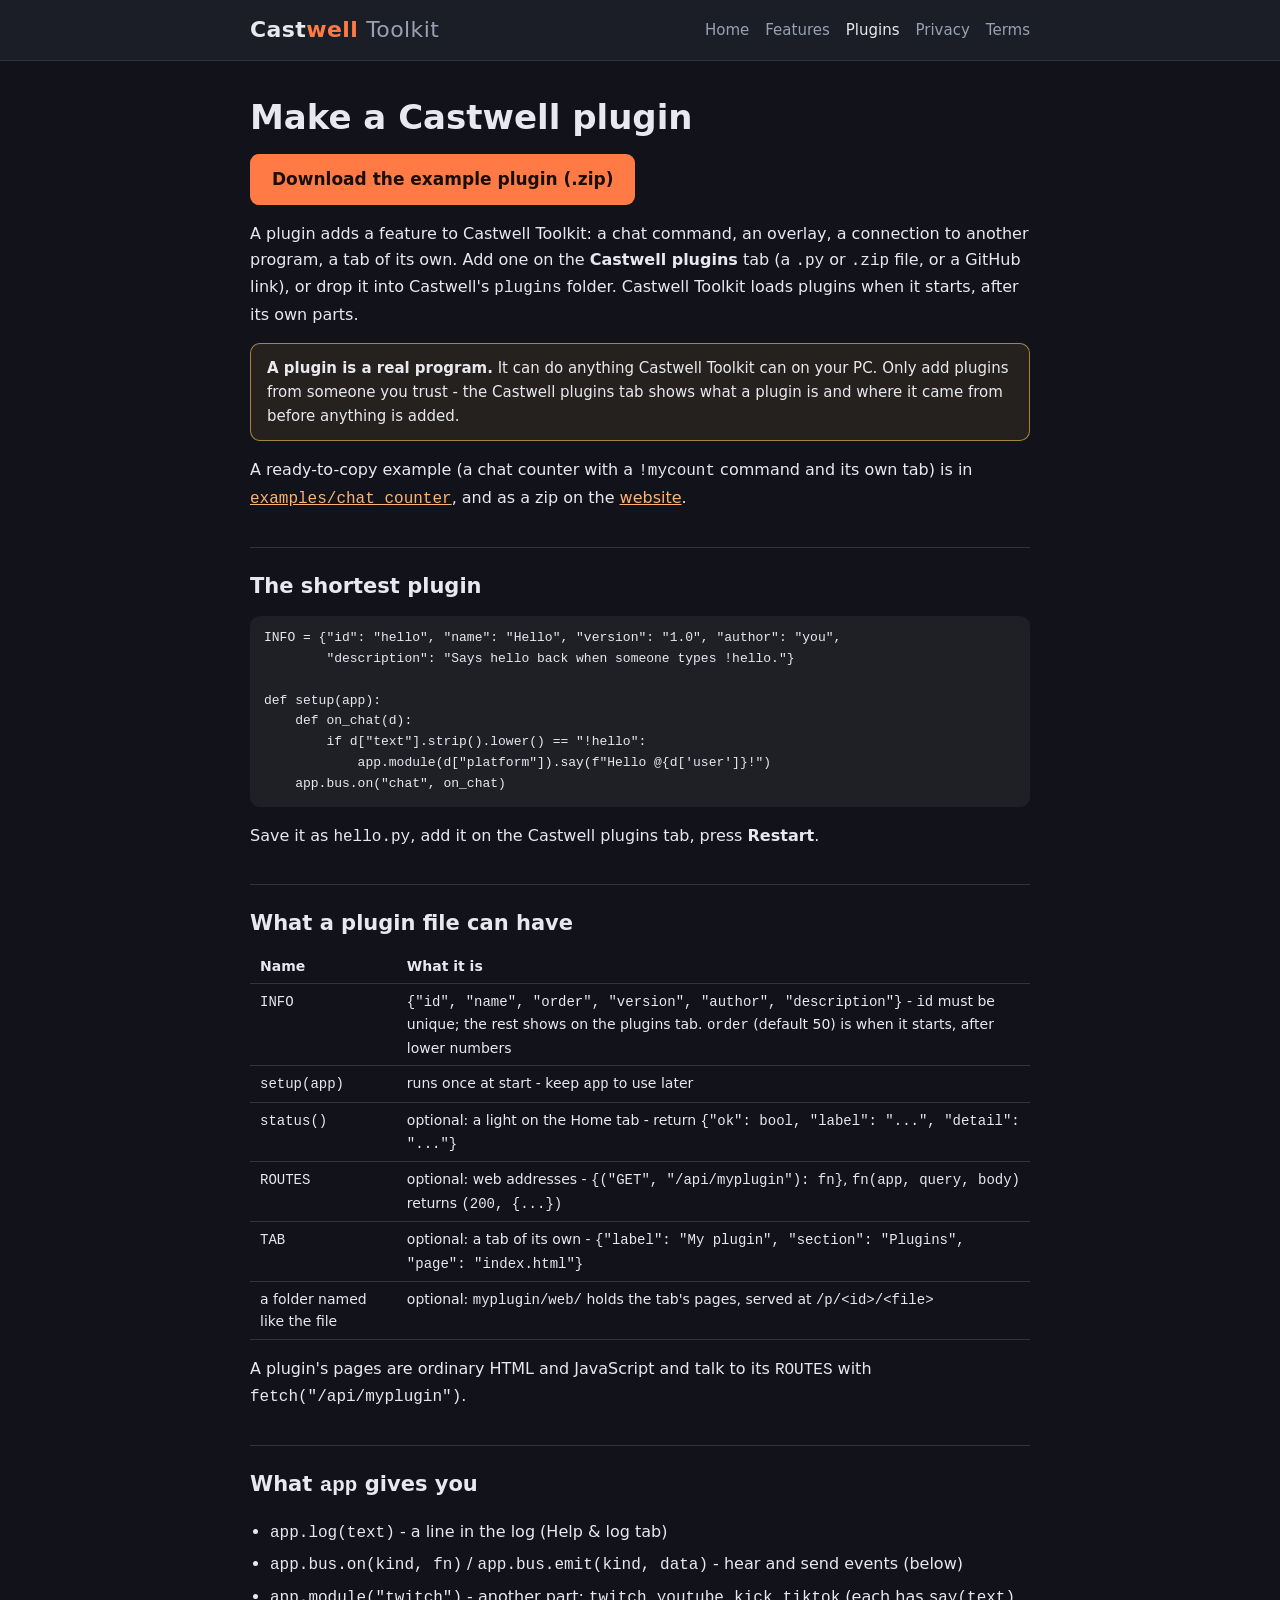
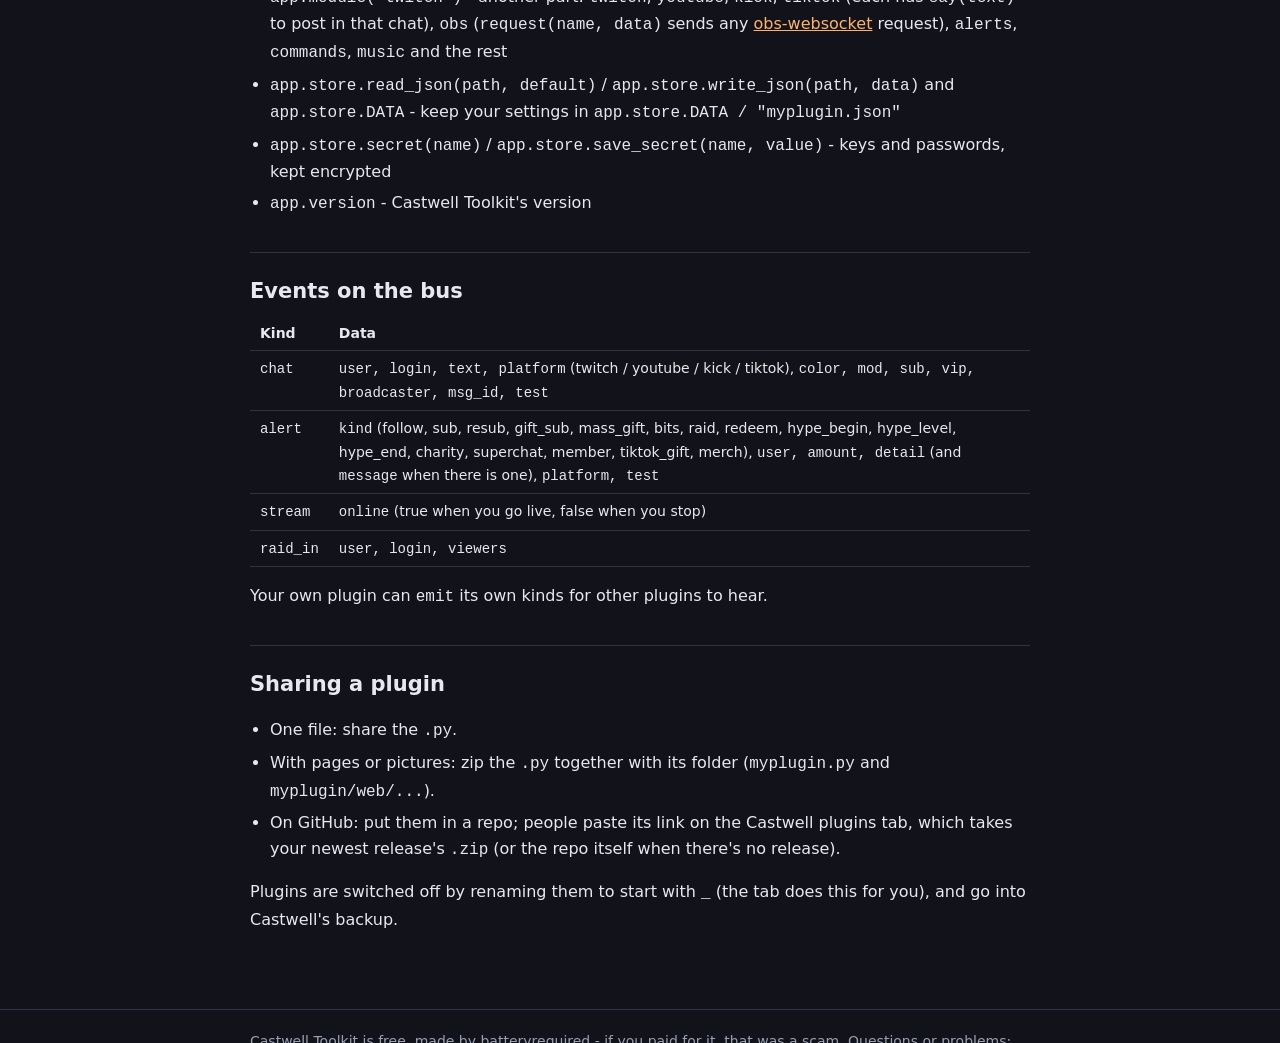
<file: plugins.html>
<!doctype html>
<html lang="en"><head><meta charset="utf-8"><meta name="viewport" content="width=device-width, initial-scale=1">
<title>Castwell Toolkit - Plugins</title>
  <meta name="description" content="Write or add plugins for Castwell Toolkit: chat commands, overlays and tabs of your own, with an example plugin to copy.">
  <link rel="canonical" href="https://batteryrequired.github.io/castwell-site/plugins.html">
  <meta property="og:type" content="website">
  <meta property="og:title" content="Castwell Toolkit - Plugins">
  <meta property="og:description" content="Write or add plugins for Castwell Toolkit: chat commands, overlays and tabs of your own, with an example plugin to copy.">
  <meta property="og:url" content="https://batteryrequired.github.io/castwell-site/plugins.html">
<link rel="stylesheet" href="style.css"></head><body>
<header><div class="wrap"><a class="logo" href="./">Cast<span>well</span> <i class="tk">Toolkit</i></a>
<nav><a href="./">Home</a><a href="features.html">Features</a><a href="plugins.html" class="on">Plugins</a><a href="privacy.html">Privacy</a><a href="terms.html">Terms</a></nav></div></header>
<main><div class="wrap feat">
<h1>Make a Castwell plugin</h1>
<p><a class="btn" href="downloads/castwell-example-plugin.zip">Download the example plugin (.zip)</a></p>
<p>A plugin adds a feature to Castwell Toolkit: a chat command, an overlay, a connection to another program, a tab of its own. Add one on the <b>Castwell plugins</b> tab (a <code>.py</code> or <code>.zip</code> file, or a GitHub link), or drop it into Castwell's <code>plugins</code> folder. Castwell Toolkit loads plugins when it starts, after its own parts.</p>
<div class="free-note" style="border-color:rgba(255,200,87,.6);background:rgba(255,200,87,.08)"><b>A plugin is a real program.</b> It can do anything Castwell Toolkit can on your PC. Only add plugins from someone you trust - the Castwell plugins tab shows what a plugin is and where it came from before anything is added.</div>
<p>A ready-to-copy example (a chat counter with a <code>!mycount</code> command and its own tab) is in <a href="https://github.com/batteryrequired/castwell/tree/main/examples/chat_counter"><code>examples/chat_counter</code></a>, and as a zip on the <a href="downloads/castwell-example-plugin.zip">website</a>.</p>
<h2>The shortest plugin</h2>
<pre><code>INFO = {&quot;id&quot;: &quot;hello&quot;, &quot;name&quot;: &quot;Hello&quot;, &quot;version&quot;: &quot;1.0&quot;, &quot;author&quot;: &quot;you&quot;,
        &quot;description&quot;: &quot;Says hello back when someone types !hello.&quot;}

def setup(app):
    def on_chat(d):
        if d[&quot;text&quot;].strip().lower() == &quot;!hello&quot;:
            app.module(d[&quot;platform&quot;]).say(f&quot;Hello @{d[&#x27;user&#x27;]}!&quot;)
    app.bus.on(&quot;chat&quot;, on_chat)</code></pre>
<p>Save it as <code>hello.py</code>, add it on the Castwell plugins tab, press <b>Restart</b>.</p>
<h2>What a plugin file can have</h2>
<table class="ptable"><tr><th>Name</th><th>What it is</th></tr><tr><td><code>INFO</code></td><td><code>{"id", "name", "order", "version", "author", "description"}</code> - <code>id</code> must be unique; the rest shows on the plugins tab. <code>order</code> (default 50) is when it starts, after lower numbers</td></tr><tr><td><code>setup(app)</code></td><td>runs once at start - keep <code>app</code> to use later</td></tr><tr><td><code>status()</code></td><td>optional: a light on the Home tab - return <code>{"ok": bool, "label": "...", "detail": "..."}</code></td></tr><tr><td><code>ROUTES</code></td><td>optional: web addresses - <code>{("GET", "/api/myplugin"): fn}</code>, <code>fn(app, query, body)</code> returns <code>(200, {...})</code></td></tr><tr><td><code>TAB</code></td><td>optional: a tab of its own - <code>{"label": "My plugin", "section": "Plugins", "page": "index.html"}</code></td></tr><tr><td>a folder named like the file</td><td>optional: <code>myplugin/web/</code> holds the tab's pages, served at <code>/p/&lt;id&gt;/&lt;file&gt;</code></td></tr></table>
<p>A plugin's pages are ordinary HTML and JavaScript and talk to its <code>ROUTES</code> with <code>fetch("/api/myplugin")</code>.</p>
<h2>What <code>app</code> gives you</h2>
<ul><li><code>app.log(text)</code> - a line in the log (Help &amp; log tab)</li><li><code>app.bus.on(kind, fn)</code> / <code>app.bus.emit(kind, data)</code> - hear and send events (below)</li><li><code>app.module("twitch")</code> - another part: <code>twitch</code>, <code>youtube</code>, <code>kick</code>, <code>tiktok</code> (each has <code>say(text)</code> to post in that chat), <code>obs</code> (<code>request(name, data)</code> sends any <a href="https://github.com/obsproject/obs-websocket/blob/master/docs/generated/protocol.md">obs-websocket</a> request), <code>alerts</code>, <code>commands</code>, <code>music</code> and the rest</li><li><code>app.store.read_json(path, default)</code> / <code>app.store.write_json(path, data)</code> and <code>app.store.DATA</code> - keep your settings in <code>app.store.DATA / "myplugin.json"</code></li><li><code>app.store.secret(name)</code> / <code>app.store.save_secret(name, value)</code> - keys and passwords, kept encrypted</li><li><code>app.version</code> - Castwell Toolkit's version</li></ul>
<h2>Events on the bus</h2>
<table class="ptable"><tr><th>Kind</th><th>Data</th></tr><tr><td><code>chat</code></td><td><code>user, login, text, platform</code> (twitch / youtube / kick / tiktok), <code>color, mod, sub, vip, broadcaster, msg_id, test</code></td></tr><tr><td><code>alert</code></td><td><code>kind</code> (follow, sub, resub, gift_sub, mass_gift, bits, raid, redeem, hype_begin, hype_level, hype_end, charity, superchat, member, tiktok_gift, merch), <code>user, amount, detail</code> (and <code>message</code> when there is one), <code>platform, test</code></td></tr><tr><td><code>stream</code></td><td><code>online</code> (true when you go live, false when you stop)</td></tr><tr><td><code>raid_in</code></td><td><code>user, login, viewers</code></td></tr></table>
<p>Your own plugin can <code>emit</code> its own kinds for other plugins to hear.</p>
<h2>Sharing a plugin</h2>
<ul><li>One file: share the <code>.py</code>.</li><li>With pages or pictures: zip the <code>.py</code> together with its folder (<code>myplugin.py</code> and <code>myplugin/web/...</code>).</li><li>On GitHub: put them in a repo; people paste its link on the Castwell plugins tab, which takes your newest release's <code>.zip</code> (or the repo itself when there's no release).</li></ul>
<p>Plugins are switched off by renaming them to start with <code>_</code> (the tab does this for you), and go into Castwell's backup.</p>
</div></main>
<footer><div class="wrap">Castwell Toolkit is free, made by batteryrequired - if you paid for it, that was a scam. Questions or problems:
<a href="https://github.com/batteryrequired/castwell-site/issues">open an issue</a> · <a href="https://discord.gg/quneD3ggeR" target="_blank" rel="noopener">Join the Discord</a> · <a href="https://www.paypal.biz/batteryrequiredttv" target="_blank" rel="noopener">Donate with PayPal</a></div></footer>
</body></html>
</file>
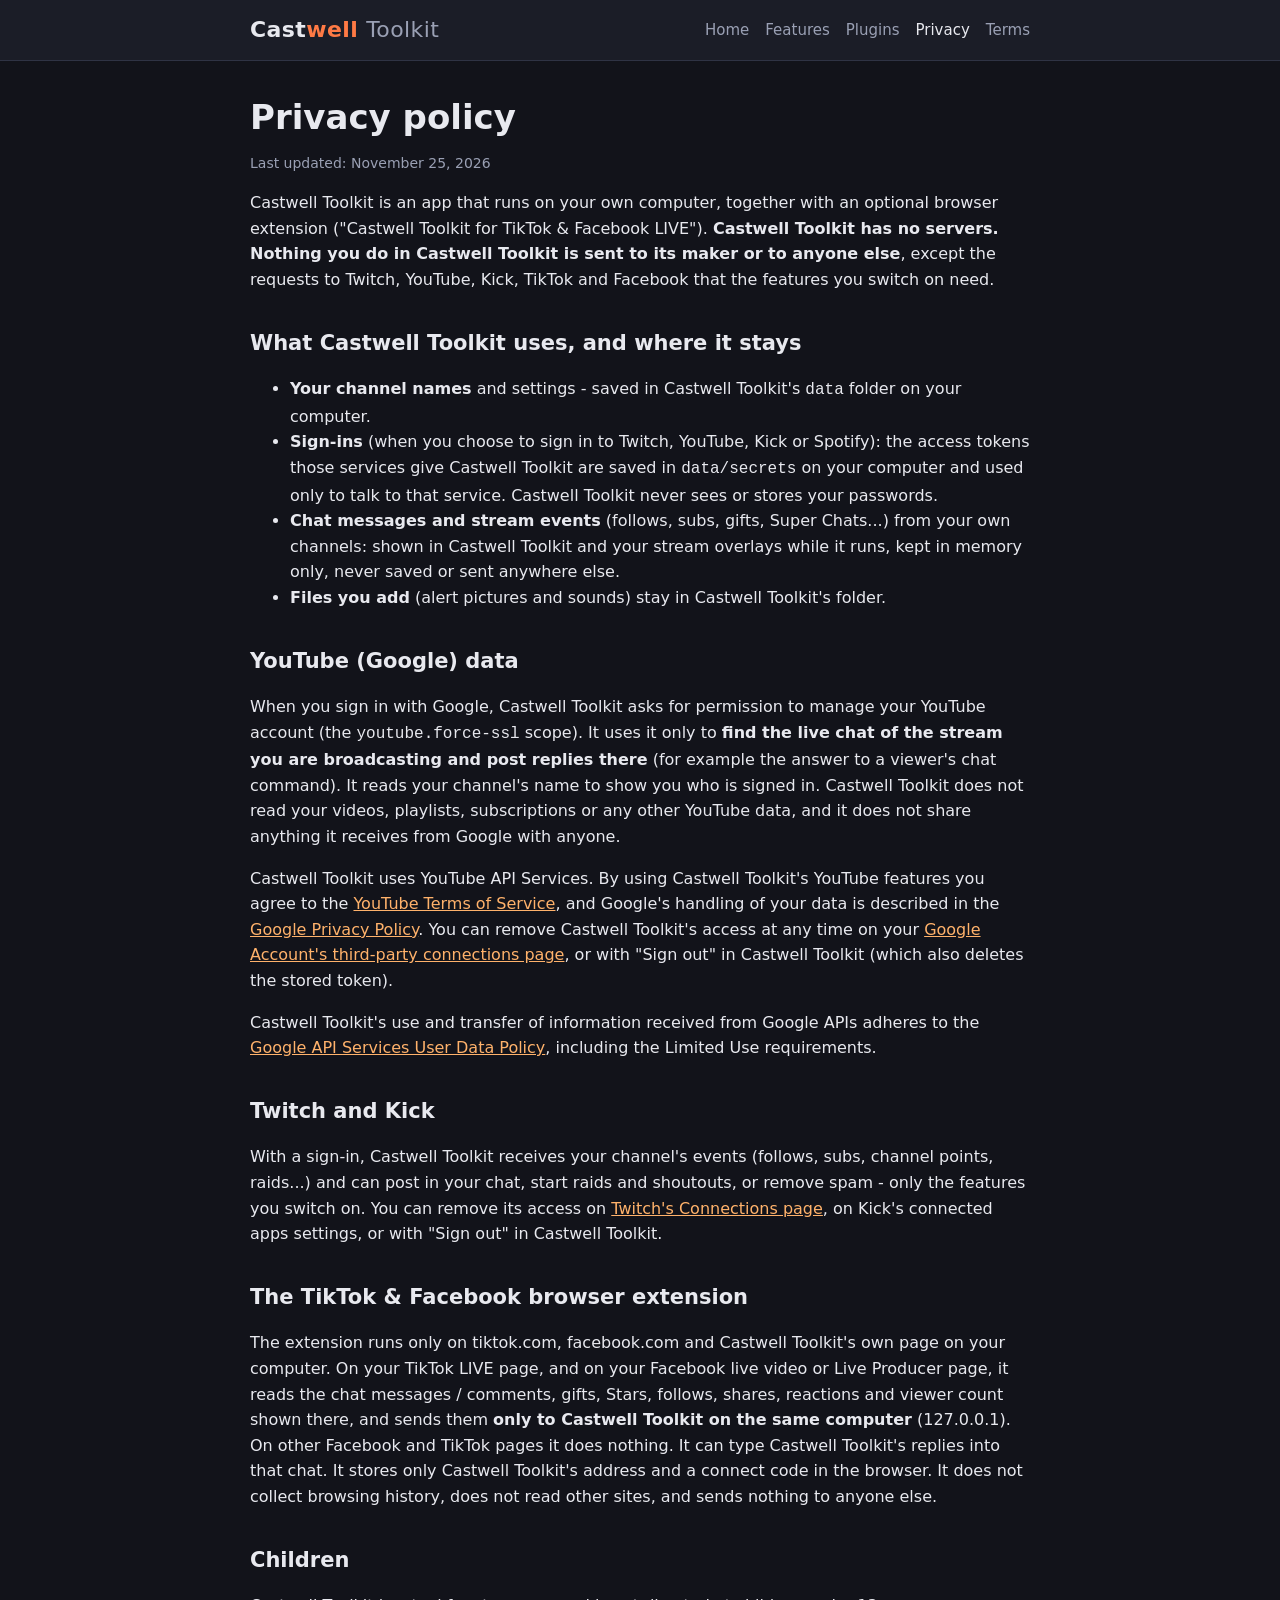
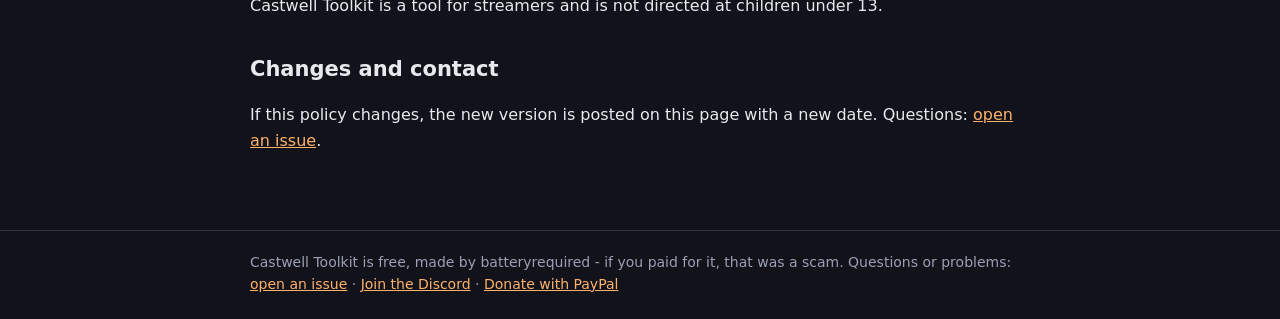
<file: privacy.html>
<!doctype html>
<html lang="en"><head><meta charset="utf-8"><meta name="viewport" content="width=device-width, initial-scale=1">
<title>Castwell Toolkit - Privacy policy</title>
  <meta name="description" content="How Castwell Toolkit handles your data: it runs on your own PC; sign-ins and settings stay there.">
  <link rel="canonical" href="https://batteryrequired.github.io/castwell-site/privacy.html">
  <meta property="og:type" content="website">
  <meta property="og:title" content="Castwell Toolkit - Privacy policy">
  <meta property="og:description" content="How Castwell Toolkit handles your data: it runs on your own PC; sign-ins and settings stay there.">
  <meta property="og:url" content="https://batteryrequired.github.io/castwell-site/privacy.html">
<link rel="stylesheet" href="style.css"></head><body>
<header><div class="wrap"><a class="logo" href="./">Cast<span>well</span> <i class="tk">Toolkit</i></a>
<nav><a href="./">Home</a><a href="features.html">Features</a><a href="plugins.html">Plugins</a><a href="privacy.html" class="on">Privacy</a><a href="terms.html">Terms</a></nav></div></header>
<main><div class="wrap">
<h1>Privacy policy</h1>
<p class="note">Last updated: November 25, 2026</p>
<p>Castwell Toolkit is an app that runs on your own computer, together with an optional browser extension ("Castwell Toolkit for
TikTok &amp; Facebook LIVE"). <b>Castwell Toolkit has no servers. Nothing you do in Castwell Toolkit is sent to its maker or to anyone else</b>,
except the requests to Twitch, YouTube, Kick, TikTok and Facebook that the features you switch on need.</p>

<h2>What Castwell Toolkit uses, and where it stays</h2>
<ul>
<li><b>Your channel names</b> and settings - saved in Castwell Toolkit's <code>data</code> folder on your computer.</li>
<li><b>Sign-ins</b> (when you choose to sign in to Twitch, YouTube, Kick or Spotify): the access tokens those services
give Castwell Toolkit are saved in <code>data/secrets</code> on your computer and used only to talk to that service. Castwell Toolkit
never sees or stores your passwords.</li>
<li><b>Chat messages and stream events</b> (follows, subs, gifts, Super Chats...) from your own channels: shown in
Castwell Toolkit and your stream overlays while it runs, kept in memory only, never saved or sent anywhere else.</li>
<li><b>Files you add</b> (alert pictures and sounds) stay in Castwell Toolkit's folder.</li>
</ul>

<h2>YouTube (Google) data</h2>
<p>When you sign in with Google, Castwell Toolkit asks for permission to manage your YouTube account (the
<code>youtube.force-ssl</code> scope). It uses it only to <b>find the live chat of the stream you are broadcasting and
post replies there</b> (for example the answer to a viewer's chat command). It reads your channel's name to show you
who is signed in. Castwell Toolkit does not read your videos, playlists, subscriptions or any other YouTube data, and it does
not share anything it receives from Google with anyone.</p>
<p>Castwell Toolkit uses YouTube API Services. By using Castwell Toolkit's YouTube features you agree to the
<a href="https://www.youtube.com/t/terms">YouTube Terms of Service</a>, and Google's handling of your data is described in
the <a href="https://policies.google.com/privacy">Google Privacy Policy</a>. You can remove Castwell Toolkit's access at any time on
your <a href="https://myaccount.google.com/connections">Google Account's third-party connections page</a>, or with
"Sign out" in Castwell Toolkit (which also deletes the stored token).</p>
<p>Castwell Toolkit's use and transfer of information received from Google APIs adheres to the
<a href="https://developers.google.com/terms/api-services-user-data-policy">Google API Services User Data Policy</a>,
including the Limited Use requirements.</p>

<h2>Twitch and Kick</h2>
<p>With a sign-in, Castwell Toolkit receives your channel's events (follows, subs, channel points, raids...) and can post in
your chat, start raids and shoutouts, or remove spam - only the features you switch on. You can remove its access on
<a href="https://www.twitch.tv/settings/connections">Twitch's Connections page</a>, on Kick's connected apps settings,
or with "Sign out" in Castwell Toolkit.</p>

<h2>The TikTok &amp; Facebook browser extension</h2>
<p>The extension runs only on tiktok.com, facebook.com and Castwell Toolkit's own page on your computer. On your TikTok LIVE
page, and on your Facebook live video or Live Producer page, it reads the chat messages / comments, gifts, Stars, follows,
shares, reactions and viewer count shown there, and sends them <b>only to Castwell Toolkit on the same computer</b> (127.0.0.1). On
other Facebook and TikTok pages it does nothing. It can type Castwell Toolkit's replies into that chat. It stores only Castwell Toolkit's address and a
connect code in the browser. It does not collect browsing history, does not read other sites, and sends nothing to
anyone else.</p>

<h2>Children</h2>
<p>Castwell Toolkit is a tool for streamers and is not directed at children under 13.</p>

<h2>Changes and contact</h2>
<p>If this policy changes, the new version is posted on this page with a new date. Questions:
<a href="https://github.com/batteryrequired/castwell-site/issues">open an issue</a>.</p>
</div></main>
<footer><div class="wrap">Castwell Toolkit is free, made by batteryrequired - if you paid for it, that was a scam. Questions or problems:
<a href="https://github.com/batteryrequired/castwell-site/issues">open an issue</a> · <a href="https://discord.gg/quneD3ggeR" target="_blank" rel="noopener">Join the Discord</a> · <a href="https://www.paypal.biz/batteryrequiredttv" target="_blank" rel="noopener">Donate with PayPal</a></div></footer>
</body></html>
</file>
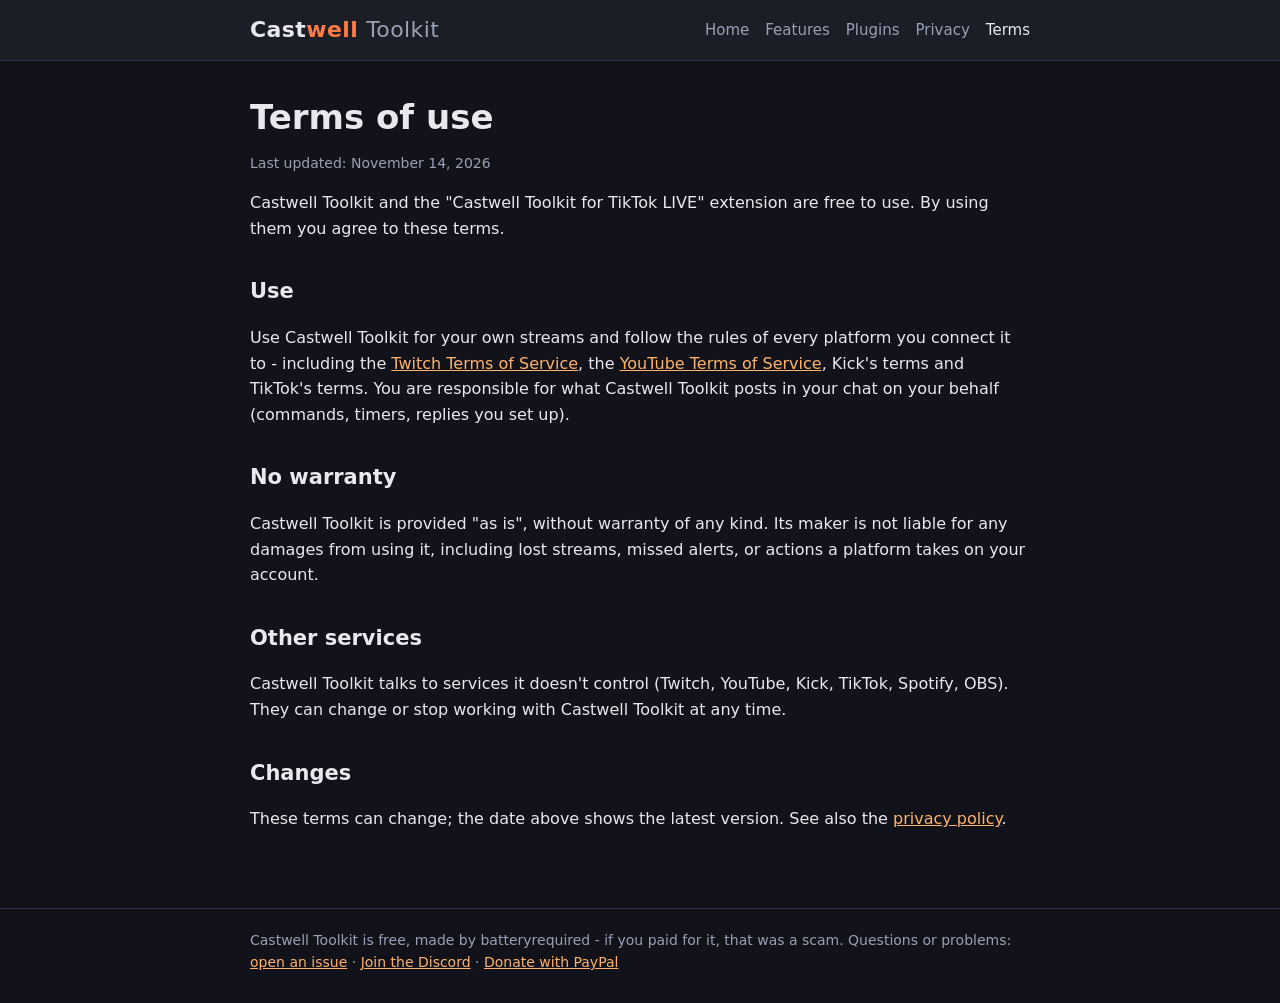
<file: terms.html>
<!doctype html>
<html lang="en"><head><meta charset="utf-8"><meta name="viewport" content="width=device-width, initial-scale=1">
<title>Castwell Toolkit - Terms</title>
  <meta name="description" content="Terms of use for Castwell Toolkit, the free streamer toolkit.">
  <link rel="canonical" href="https://batteryrequired.github.io/castwell-site/terms.html">
  <meta property="og:type" content="website">
  <meta property="og:title" content="Castwell Toolkit - Terms">
  <meta property="og:description" content="Terms of use for Castwell Toolkit, the free streamer toolkit.">
  <meta property="og:url" content="https://batteryrequired.github.io/castwell-site/terms.html">
<link rel="stylesheet" href="style.css"></head><body>
<header><div class="wrap"><a class="logo" href="./">Cast<span>well</span> <i class="tk">Toolkit</i></a>
<nav><a href="./">Home</a><a href="features.html">Features</a><a href="plugins.html">Plugins</a><a href="privacy.html">Privacy</a><a href="terms.html" class="on">Terms</a></nav></div></header>
<main><div class="wrap">
<h1>Terms of use</h1>
<p class="note">Last updated: November 14, 2026</p>
<p>Castwell Toolkit and the "Castwell Toolkit for TikTok LIVE" extension are free to use. By using them you agree to these terms.</p>
<h2>Use</h2>
<p>Use Castwell Toolkit for your own streams and follow the rules of every platform you connect it to - including the
<a href="https://www.twitch.tv/p/legal/terms-of-service/">Twitch Terms of Service</a>, the
<a href="https://www.youtube.com/t/terms">YouTube Terms of Service</a>, Kick's terms and TikTok's terms. You are
responsible for what Castwell Toolkit posts in your chat on your behalf (commands, timers, replies you set up).</p>
<h2>No warranty</h2>
<p>Castwell Toolkit is provided "as is", without warranty of any kind. Its maker is not liable for any damages from using it,
including lost streams, missed alerts, or actions a platform takes on your account.</p>
<h2>Other services</h2>
<p>Castwell Toolkit talks to services it doesn't control (Twitch, YouTube, Kick, TikTok, Spotify, OBS). They can change or stop
working with Castwell Toolkit at any time.</p>
<h2>Changes</h2>
<p>These terms can change; the date above shows the latest version. See also the <a href="privacy.html">privacy policy</a>.</p>
</div></main>
<footer><div class="wrap">Castwell Toolkit is free, made by batteryrequired - if you paid for it, that was a scam. Questions or problems:
<a href="https://github.com/batteryrequired/castwell-site/issues">open an issue</a> · <a href="https://discord.gg/quneD3ggeR" target="_blank" rel="noopener">Join the Discord</a> · <a href="https://www.paypal.biz/batteryrequiredttv" target="_blank" rel="noopener">Donate with PayPal</a></div></footer>
</body></html>
</file>
<file: style.css>
:root { --bg: #12131a; --panel: #1b1d27; --line: #2f3344; --text: #e8e9ef; --dim: #9aa0b4; --accent: #ff7a45; --accent2: #ffb26b; }
* { box-sizing: border-box; }
body { margin: 0; background: var(--bg); color: var(--text); font: 16px/1.6 "Segoe UI", system-ui, -apple-system, sans-serif; }
a { color: var(--accent2); }
header { border-bottom: 1px solid var(--line); background: var(--panel); }
.wrap { max-width: 820px; margin: 0 auto; padding: 0 20px; }
header .wrap { display: flex; align-items: center; gap: 18px; height: 60px; }
.logo { font-weight: 800; font-size: 22px; color: var(--text); text-decoration: none; letter-spacing: .4px; }
.logo span { color: var(--accent); }
.logo .tk { font-style: normal; font-weight: 500; color: var(--dim); }
nav { margin-left: auto; display: flex; gap: 16px; font-size: 15px; }
nav a { color: var(--dim); text-decoration: none; } nav a:hover, nav a.on { color: var(--text); }
main { padding: 36px 0 60px; }
h1 { font-size: 34px; line-height: 1.2; margin: 0 0 10px; }
h2 { font-size: 21px; margin: 34px 0 8px; }
.lead { font-size: 19px; color: var(--dim); margin: 0 0 26px; }
.grid { display: grid; grid-template-columns: repeat(auto-fit, minmax(175px, 1fr)); gap: 12px; margin: 22px 0; }
.card { background: var(--panel); border: 1px solid var(--line); border-radius: 10px; padding: 14px 16px; }
.card b { display: block; margin-bottom: 4px; }
.card small { color: var(--dim); font-size: 14px; }
.note { color: var(--dim); font-size: 14px; }
footer { border-top: 1px solid var(--line); color: var(--dim); font-size: 14px; padding: 20px 0 30px; }
@media (max-width: 520px) { h1 { font-size: 27px; } nav { gap: 12px; font-size: 14px; } }
.dl { display: flex; align-items: center; gap: 18px; flex-wrap: wrap; background: var(--panel); border: 1px solid var(--line);
  border-radius: 12px; padding: 18px 20px; margin: 0 0 14px; }
.dl b { display: block; } .dl small { color: var(--dim); font-size: 14px; display: block; max-width: 460px; }
.btn { display: inline-block; background: var(--accent); color: #1a0f08; font-weight: 700; padding: 12px 22px; border-radius: 9px;
  text-decoration: none; font-size: 17px; } .btn:hover { filter: brightness(1.08); }
ol li { margin: 4px 0; }
.hero-backup { background: linear-gradient(135deg, rgba(255,122,69,.16), rgba(255,178,107,.06)); border: 1px solid rgba(255,122,69,.45);
  border-radius: 14px; padding: 20px 22px; margin: 30px 0 10px; }
.hero-backup h2 { margin-top: 0; }
.hero-backup ol { margin: 8px 0 10px; }
.tag { display: inline-block; font-size: 12px; font-weight: 700; letter-spacing: .5px; text-transform: uppercase; color: var(--accent);
  border: 1px solid rgba(255,122,69,.5); border-radius: 999px; padding: 1px 9px; margin-bottom: 6px; }
.toc { display: flex; flex-wrap: wrap; gap: 6px 14px; background: var(--panel); border: 1px solid var(--line); border-radius: 10px;
  padding: 12px 16px; margin: 18px 0 8px; font-size: 15px; }
.toc div { display: grid; grid-template-columns: 170px 1fr; gap: 4px 10px; width: 100%; } .toc div b { color: var(--dim); font-weight: 600; }
.toc div span { display: flex; flex-wrap: wrap; gap: 4px 14px; }
@media (max-width: 600px) { .toc div { grid-template-columns: 1fr; margin-bottom: 6px; } header .wrap { flex-wrap: wrap; height: auto; padding-top: 10px; padding-bottom: 10px; gap: 6px 18px; } header nav { flex-wrap: wrap; margin-left: 0; gap: 4px 14px; } }
.grp { margin: 44px 0 -14px; font-size: 13px; font-weight: 700; letter-spacing: .12em; text-transform: uppercase; color: var(--accent, #ff7a45); }
.feat h2 { scroll-margin-top: 16px; border-top: 1px solid var(--line); padding-top: 22px; }
.feat ul { padding-left: 20px; } .feat li { margin: 5px 0; }
.feat .why { color: var(--dim); margin: 0 0 6px; }
.free-note { margin: 14px 0; padding: 12px 16px; border-radius: 10px; border: 1px solid rgba(63,185,80,.5);
  background: rgba(63,185,80,.08); font-size: 15px; }
.free-note a { font-weight: 600; }
.ptable { border-collapse: collapse; width: 100%; margin: 8px 0 16px; font-size: 14px; }
.ptable th, .ptable td { text-align: left; vertical-align: top; padding: 6px 10px; border-bottom: 1px solid var(--line, #2f3344); }
pre { background: rgba(127,127,127,.12); padding: 12px 14px; border-radius: 10px; overflow-x: auto; font-size: 13px; }
.dl-linux { margin-top: 10px; background: none; }
.dl-linux .btn.ghost { background: transparent; border: 1px solid var(--line, #2f3344); color: inherit; }

ul.note { margin: 4px 0 18px; padding-left: 20px; } ul.note li { margin: 5px 0; }
</file>
